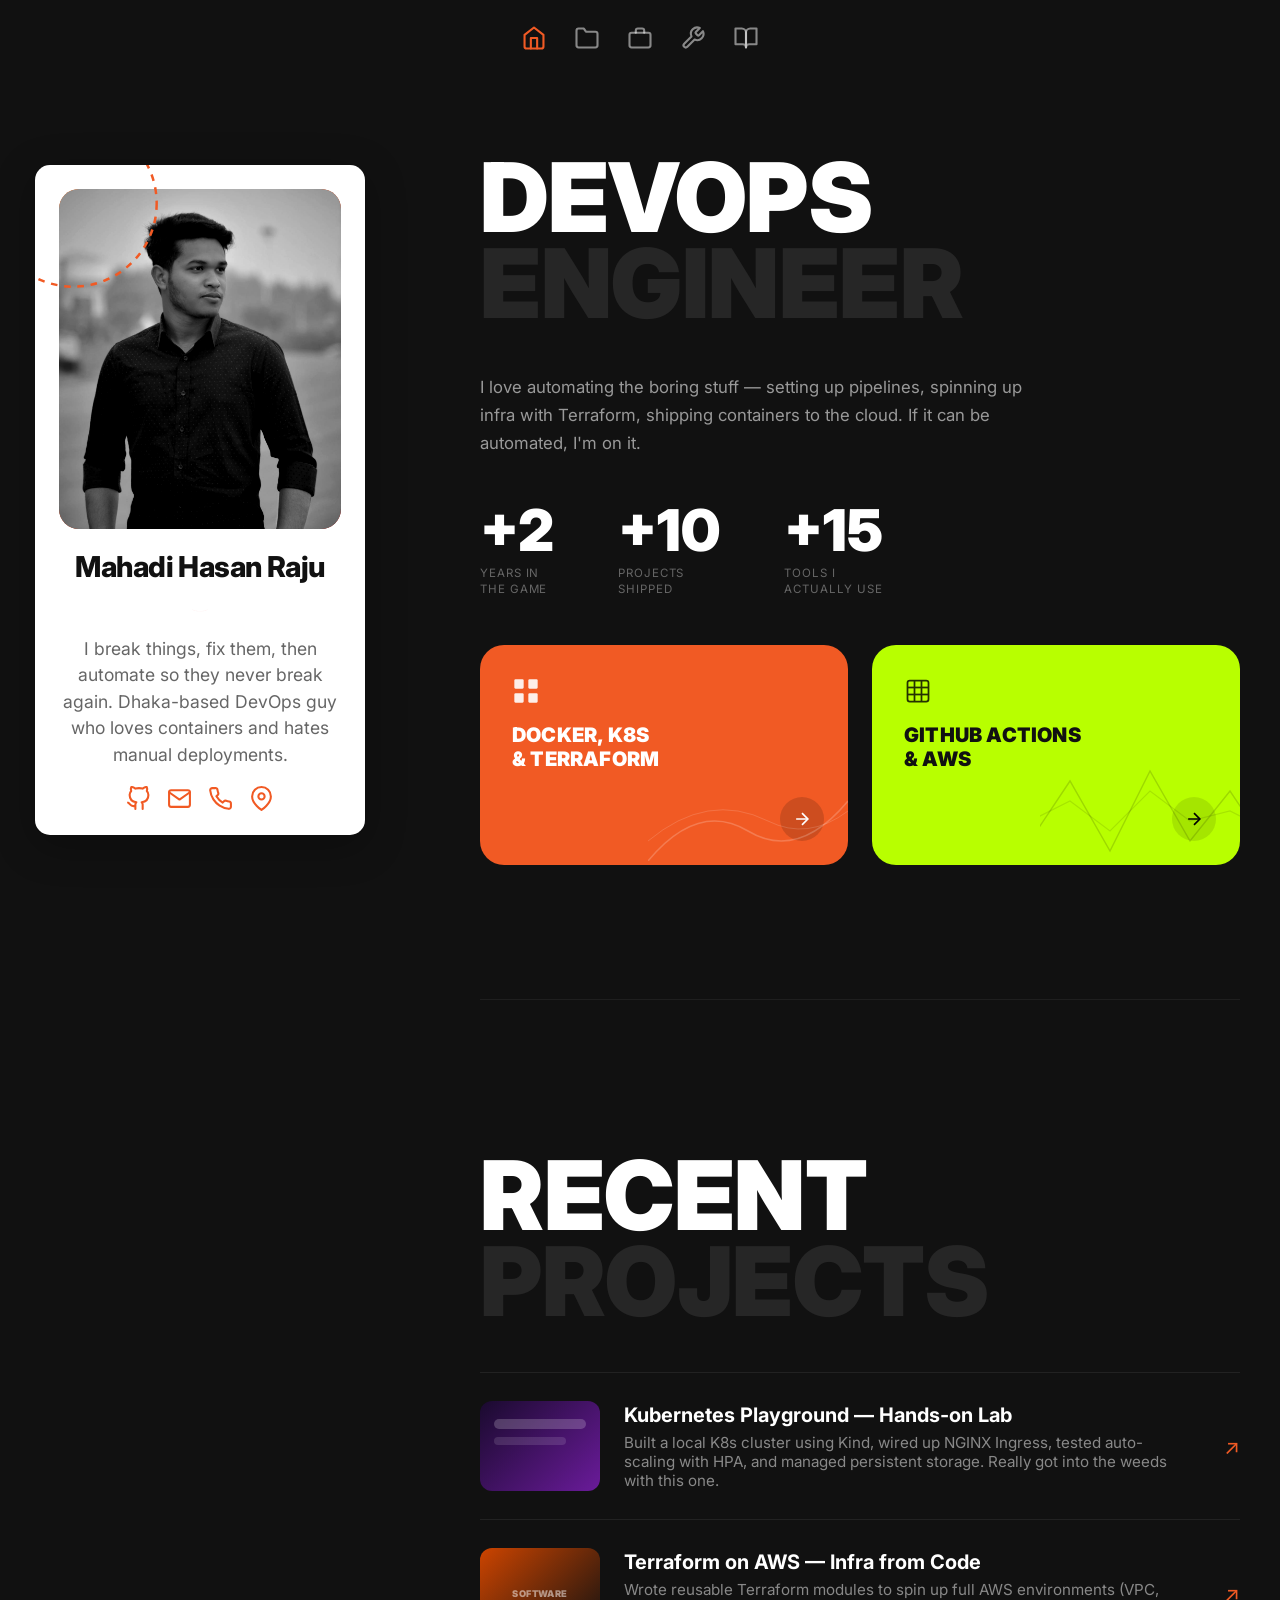
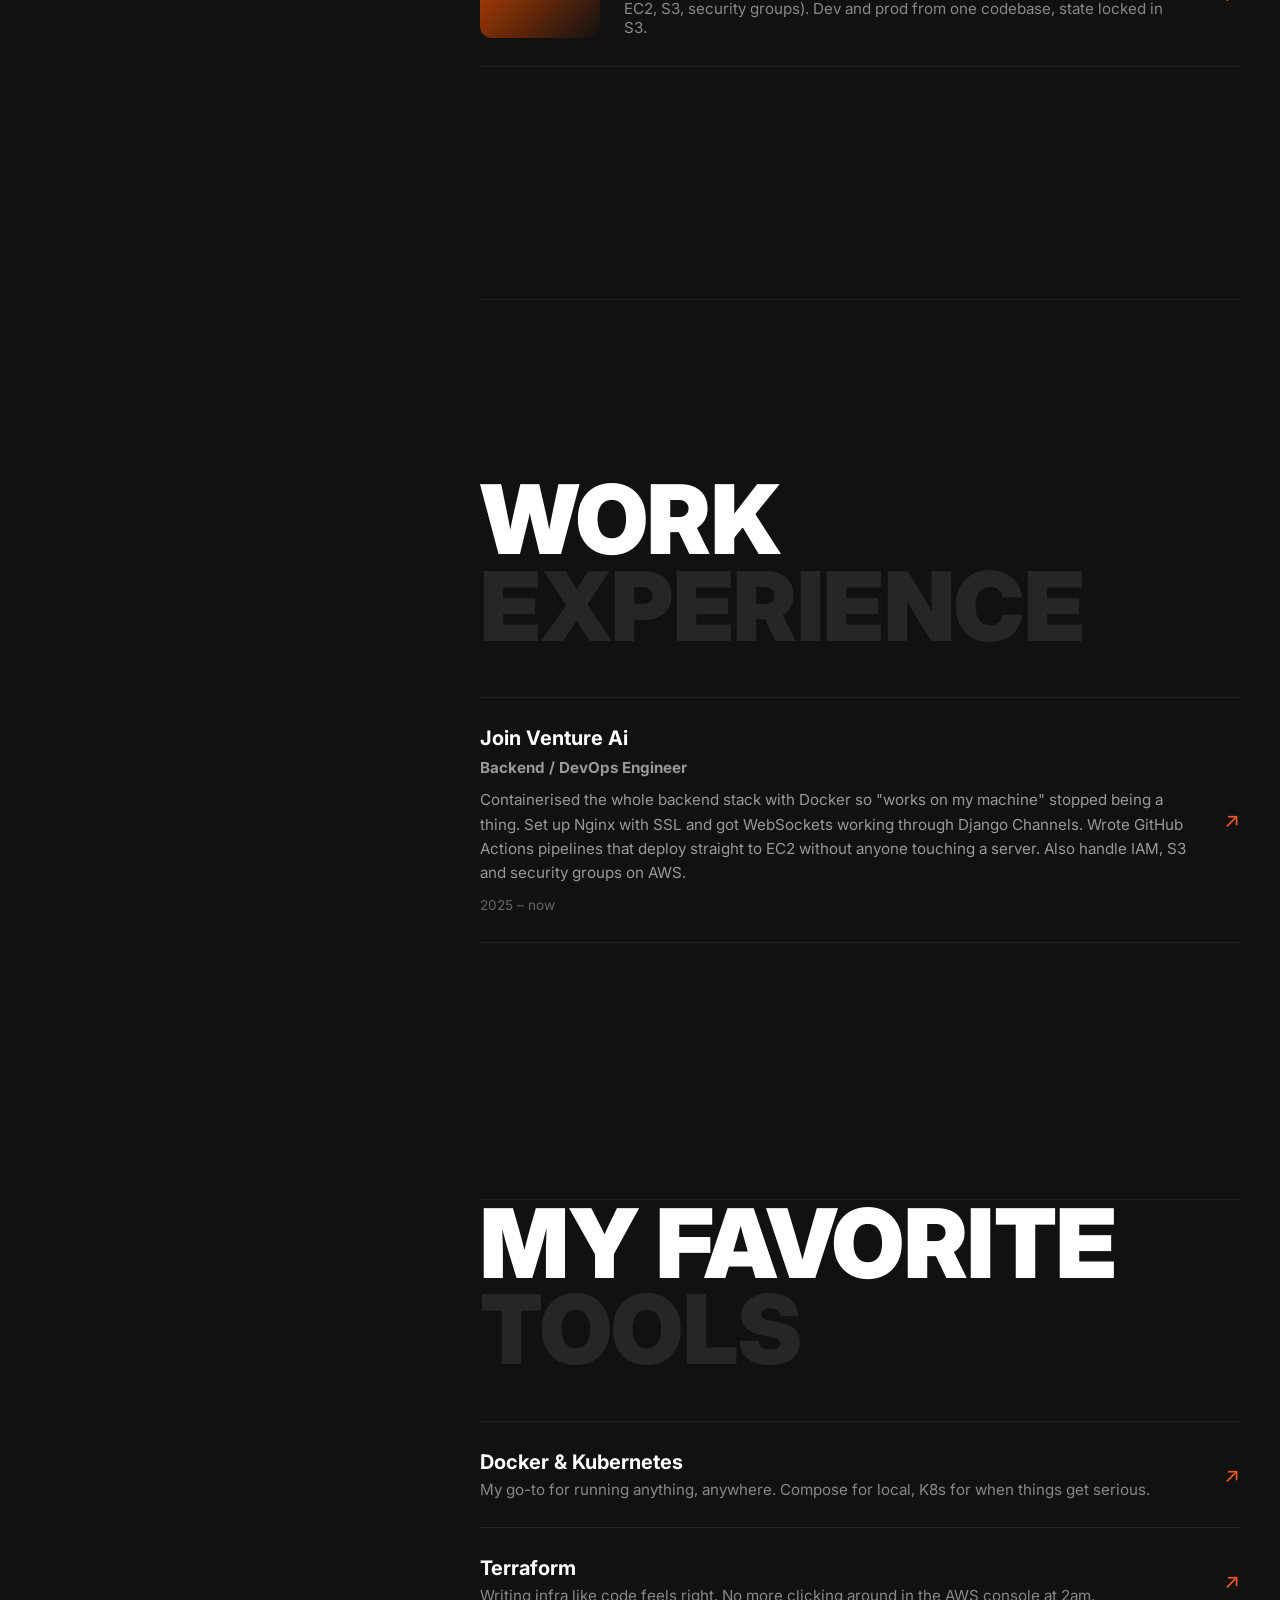
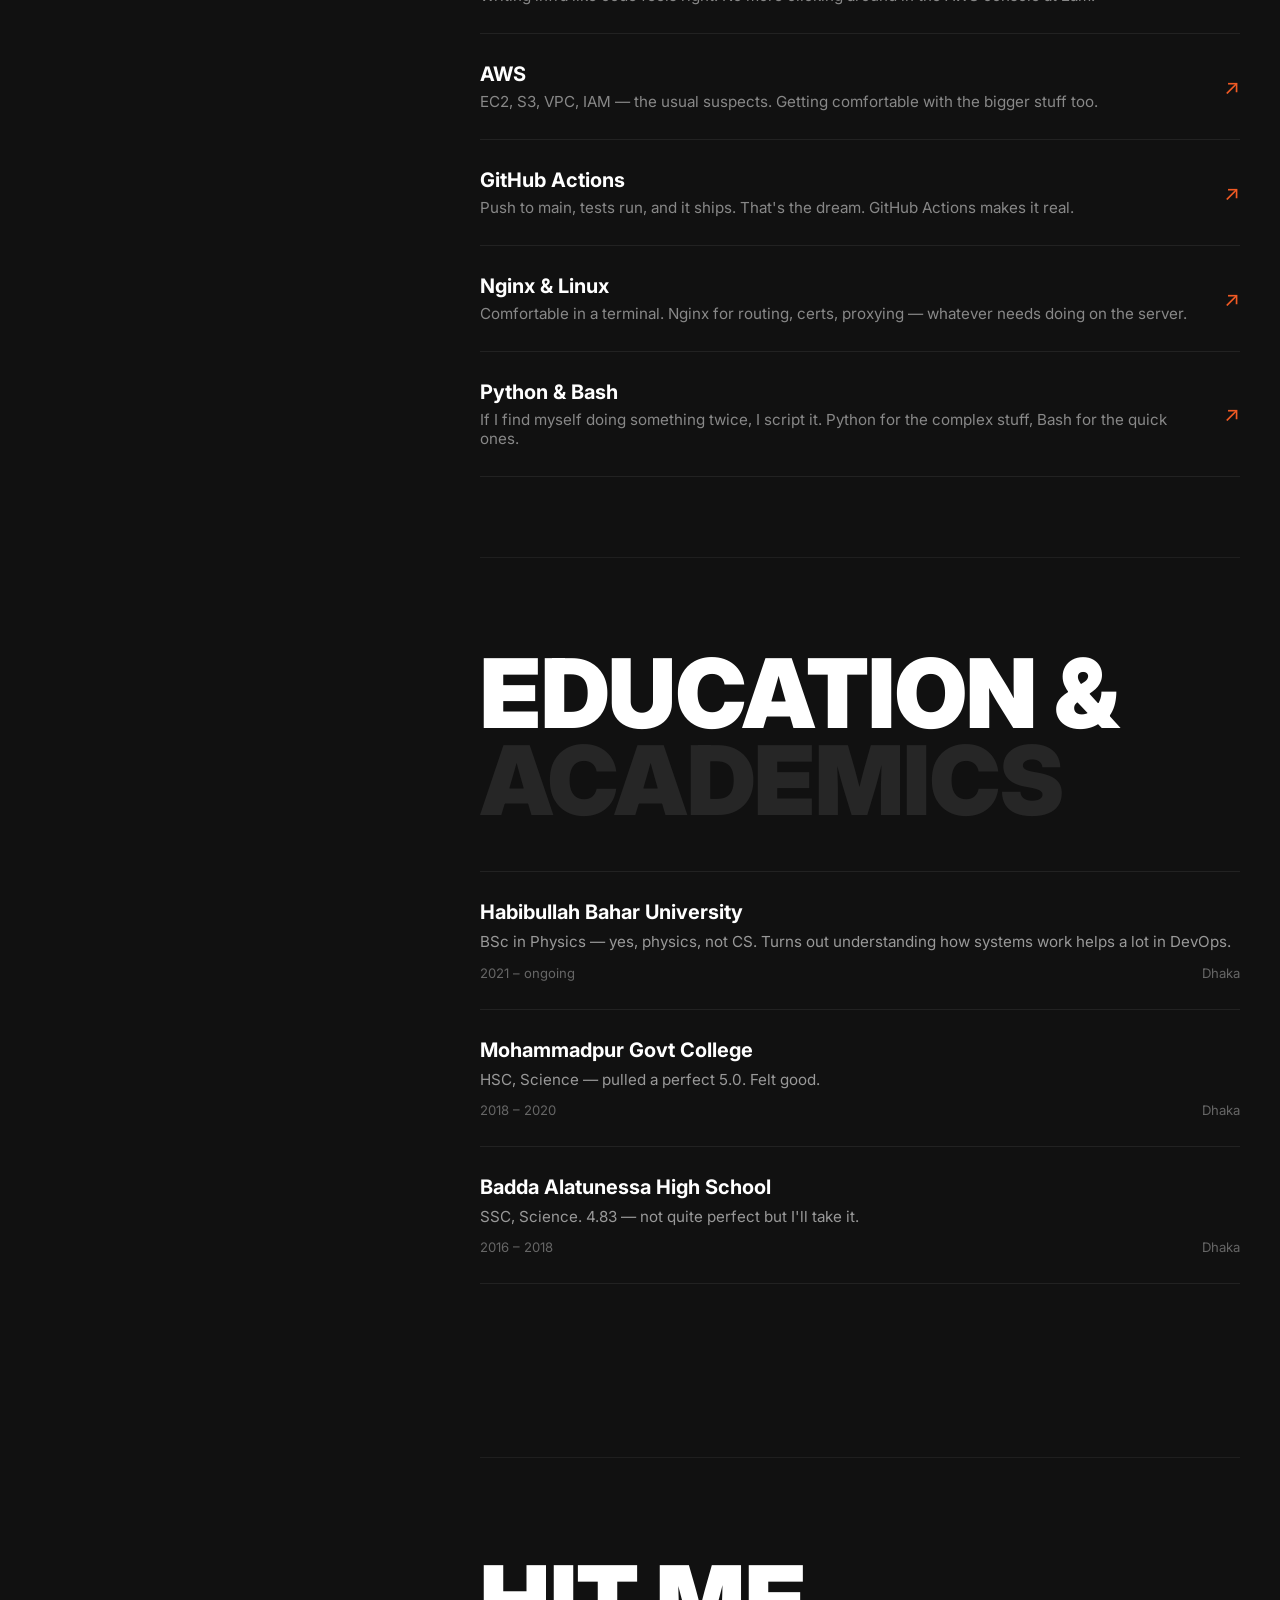
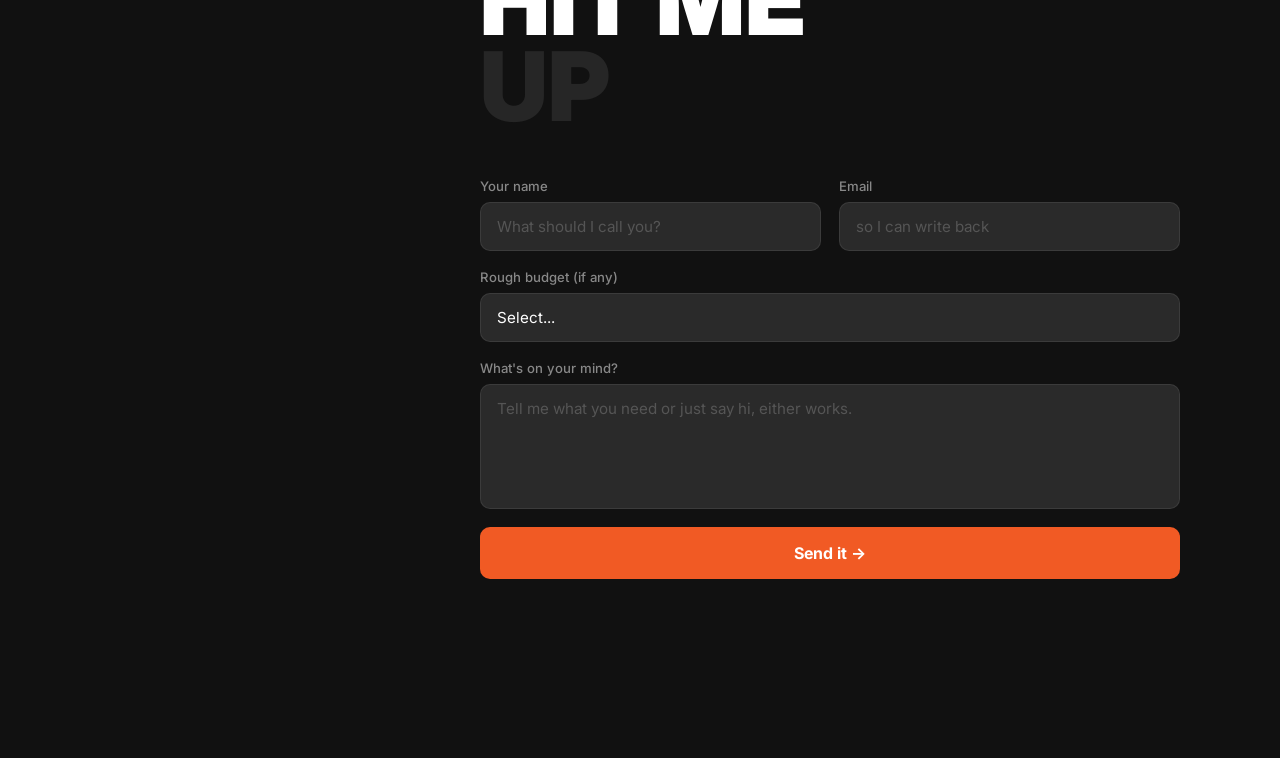
<file: site1/index.html>
<!DOCTYPE html>
<html lang="en">

<head>
  <meta charset="UTF-8" />
  <meta name="viewport" content="width=device-width,initial-scale=1.0" />
  <title>Mahadi Hasan Raju — DevOps Engineer</title>
  <meta name="description" content="Hey, I'm Raju. I build, automate and ship things — Docker, Kubernetes, Terraform, AWS. Based in Dhaka." />
  <link rel="preconnect" href="https://fonts.googleapis.com" />
  <link href="https://fonts.googleapis.com/css2?family=Inter:wght@400;500;600;700;800;900&display=swap"
    rel="stylesheet" />
  <link rel="stylesheet" href="style.css" />
</head>

<body>

  <!-- TOP ICON NAV -->
  <nav class="topnav">
    <a href="#home" title="Home">
      <svg width="18" height="18" viewBox="0 0 24 24" fill="none" stroke="currentColor" stroke-width="2"
        stroke-linecap="round" stroke-linejoin="round">
        <path d="M3 9l9-7 9 7v11a2 2 0 0 1-2 2H5a2 2 0 0 1-2-2z" />
        <polyline points="9 22 9 12 15 12 15 22" />
      </svg>
    </a>
    <a href="#projects" title="Projects">
      <svg width="18" height="18" viewBox="0 0 24 24" fill="none" stroke="currentColor" stroke-width="2"
        stroke-linecap="round" stroke-linejoin="round">
        <path d="M22 19a2 2 0 0 1-2 2H4a2 2 0 0 1-2-2V5a2 2 0 0 1 2-2h5l2 3h9a2 2 0 0 1 2 2z" />
      </svg>
    </a>
    <a href="#experience" title="Experience">
      <svg width="18" height="18" viewBox="0 0 24 24" fill="none" stroke="currentColor" stroke-width="2"
        stroke-linecap="round" stroke-linejoin="round">
        <rect x="2" y="7" width="20" height="14" rx="2" />
        <path d="M16 7V5a2 2 0 0 0-2-2h-4a2 2 0 0 0-2 2v2" />
      </svg>
    </a>
    <a href="#tools" title="Tools">
      <svg width="18" height="18" viewBox="0 0 24 24" fill="none" stroke="currentColor" stroke-width="2"
        stroke-linecap="round" stroke-linejoin="round">
        <path
          d="M14.7 6.3a1 1 0 0 0 0 1.4l1.6 1.6a1 1 0 0 0 1.4 0l3.77-3.77a6 6 0 0 1-7.94 7.94l-6.91 6.91a2.12 2.12 0 0 1-3-3l6.91-6.91a6 6 0 0 1 7.94-7.94l-3.76 3.76z" />
      </svg>
    </a>
    <a href="#education" title="Education">
      <svg width="18" height="18" viewBox="0 0 24 24" fill="none" stroke="currentColor" stroke-width="2"
        stroke-linecap="round" stroke-linejoin="round">
        <path d="M2 3h6a4 4 0 0 1 4 4v14a3 3 0 0 0-3-3H2z" />
        <path d="M22 3h-6a4 4 0 0 0-4 4v14a3 3 0 0 1 3-3h7z" />
      </svg>
    </a>
  </nav>

  <!-- TWO-COLUMN LAYOUT -->
  <div class="layout">

    <!-- LEFT: STICKY PROFILE CARD -->
    <aside class="sidebar">
      <div class="profile-card">
        <!-- Top-left dashed curve decoration -->
        <svg class="top-curve" viewBox="0 0 150 150">
          <circle cx="35" cy="35" r="50" stroke="#f15a24" stroke-dasharray="4 4" stroke-width="1.5" fill="none" />
        </svg>
        <!-- Orange photo area -->
        <div class="photo-area">
          <div class="photo-inner">
            <img src="assets/image/DSC_0135-02-01.jpg" alt="Mahadi Hasan Raju" />
          </div>
        </div>
        <!-- Profile info below photo -->
        <div class="profile-info">
          <h2 class="profile-name">Mahadi Hasan Raju</h2>
          <div class="flame-wrap">
            <svg class="flame-curve" viewBox="0 0 282 60">
              <path d="M 0,10 Q 141,70 282,10" stroke="#f15a24" stroke-dasharray="4 4" stroke-width="1.5" fill="none" />
            </svg>
            <div class="flame-icon">
              <svg viewBox="0 0 24 24" width="16" height="16" fill="white">
                <path
                  d="M12 2c0 0-5 4.5-5 9a5 5 0 0 0 10 0c0-4.5-5-9-5-9zm0 2.5c.8 1.2 3 4.2 3 6.5a3 3 0 0 1-6 0c0-2.3 2.2-5.3 3-6.5z" />
              </svg>
            </div>
          </div>
          <p class="profile-bio">I break things, fix them, then automate so they never break again. Dhaka-based DevOps guy who loves containers and hates manual deployments.</p>
          <div class="social-links">
            <a href="https://github.com/mhraju069" class="soc-icon" target="_blank" title="GitHub">
              <svg viewBox="0 0 24 24" width="18" height="18" fill="none" stroke="currentColor" stroke-width="1.5"
                stroke-linecap="round" stroke-linejoin="round">
                <path
                  d="M9 19c-5 1.5-5-2.5-7-3m14 6v-3.87a3.37 3.37 0 0 0-.94-2.61c3.14-.35 6.44-1.54 6.44-7A5.44 5.44 0 0 0 20 4.77 5.07 5.07 0 0 0 19.91 1S18.73.65 16 2.48a13.38 13.38 0 0 0-7 0C6.27.65 5.09 1 5.09 1A5.07 5.07 0 0 0 5 4.77a5.44 5.44 0 0 0-1.5 3.78c0 5.42 3.3 6.61 6.44 7A3.37 3.37 0 0 0 9 18.13V22" />
              </svg>
            </a>
            <a href="mailto:drzraju@gmail.com" class="soc-icon" title="Email">
              <svg viewBox="0 0 24 24" width="18" height="18" fill="none" stroke="currentColor" stroke-width="1.5"
                stroke-linecap="round" stroke-linejoin="round">
                <path d="M4 4h16c1.1 0 2 .9 2 2v12c0 1.1-.9 2-2 2H4c-1.1 0-2-.9-2-2V6c0-1.1.9-2 2-2z" />
                <polyline points="22,6 12,13 2,6" />
              </svg>
            </a>
            <a href="tel:+8801841122243" class="soc-icon" title="Phone">
              <svg viewBox="0 0 24 24" width="18" height="18" fill="none" stroke="currentColor" stroke-width="1.5"
                stroke-linecap="round" stroke-linejoin="round">
                <path
                  d="M22 16.92v3a2 2 0 0 1-2.18 2 19.79 19.79 0 0 1-8.63-3.07 19.5 19.5 0 0 1-6-6 19.79 19.79 0 0 1-3.07-8.67A2 2 0 0 1 4.11 2h3a2 2 0 0 1 2 1.72 12.84 12.84 0 0 0 .7 2.81 2 2 0 0 1-.45 2.11L8.09 9.91a16 16 0 0 0 6 6l1.27-1.27a2 2 0 0 1 2.11-.45 12.84 12.84 0 0 0 2.81.7A2 2 0 0 1 22 16.92z" />
              </svg>
            </a>
            <a href="https://www.google.com/maps/place/Badda,+Dhaka" class="soc-icon" target="_blank" title="Location">
              <svg viewBox="0 0 24 24" width="18" height="18" fill="none" stroke="currentColor" stroke-width="1.5"
                stroke-linecap="round" stroke-linejoin="round">
                <path d="M21 10c0 7-9 13-9 13s-9-6-9-13a9 9 0 0 1 18 0z" />
                <circle cx="12" cy="10" r="3" />
              </svg>
            </a>
          </div>
        </div>
      </div>
    </aside>

    <!-- RIGHT: SCROLLING CONTENT -->
    <main class="content">

      <!-- HERO -->
      <section id="home" class="sec hero-sec">
        <div class="big-title">
          <span class="t-white">DEVOPS</span>
          <span class="t-ghost">ENGINEER</span>
        </div>
        <p class="hero-desc">I love automating the boring stuff — setting up pipelines, spinning up infra with Terraform, shipping containers to the cloud. If it can be automated, I'm on it.</p>
        <div class="stats-row">
          <div class="stat">
            <span class="stat-n">+2</span>
            <span class="stat-l">YEARS IN<br>THE GAME</span>
          </div>
          <div class="stat">
            <span class="stat-n">+10</span>
            <span class="stat-l">PROJECTS<br>SHIPPED</span>
          </div>
          <div class="stat">
            <span class="stat-n">+15</span>
            <span class="stat-l">TOOLS I<br>ACTUALLY USE</span>
          </div>
        </div>
        <div class="skill-cards">
          <div class="skill-card orange-card">
            <div class="sc-top">
              <svg width="28" height="28" viewBox="0 0 24 24" fill="white" opacity="0.9">
                <rect x="2" y="2" width="8" height="8" rx="1" />
                <rect x="14" y="2" width="8" height="8" rx="1" />
                <rect x="2" y="14" width="8" height="8" rx="1" />
                <rect x="14" y="14" width="8" height="8" rx="1" />
              </svg>
            </div>
            <div class="sc-text">DOCKER, K8S<br>& TERRAFORM</div>
            <div class="sc-arrow">
              <svg width="20" height="20" viewBox="0 0 24 24" fill="none" stroke="white" stroke-width="2">
                <line x1="5" y1="12" x2="19" y2="12" />
                <polyline points="12 5 19 12 12 19" />
              </svg>
            </div>
            <div class="sc-deco">
              <svg viewBox="0 0 200 80" width="200" height="80" fill="none">
                <path d="M0 80 Q50 20 100 50 Q150 80 200 20" stroke="white" stroke-width="1.5" opacity="0.2" />
                <path d="M0 60 Q60 10 120 40 Q160 60 200 30" stroke="white" stroke-width="1" opacity="0.15" />
              </svg>
            </div>
          </div>
          <div class="skill-card lime-card">
            <div class="sc-top">
              <svg width="28" height="28" viewBox="0 0 24 24" fill="black" opacity="0.8">
                <rect x="3" y="3" width="18" height="18" rx="2" stroke="black" stroke-width="1.5" fill="none" />
                <line x1="3" y1="9" x2="21" y2="9" stroke="black" stroke-width="1.5" />
                <line x1="3" y1="15" x2="21" y2="15" stroke="black" stroke-width="1.5" />
                <line x1="9" y1="3" x2="9" y2="21" stroke="black" stroke-width="1.5" />
                <line x1="15" y1="3" x2="15" y2="21" stroke="black" stroke-width="1.5" />
              </svg>
            </div>
            <div class="sc-text lime-text">GITHUB ACTIONS<br>& AWS</div>
            <div class="sc-arrow lime-arrow">
              <svg width="20" height="20" viewBox="0 0 24 24" fill="none" stroke="black" stroke-width="2">
                <line x1="5" y1="12" x2="19" y2="12" />
                <polyline points="12 5 19 12 12 19" />
              </svg>
            </div>
            <div class="sc-deco">
              <svg viewBox="0 0 200 100" width="200" height="100" fill="none">
                <path d="M-10 80 L30 20 L70 90 L110 10 L150 80 L190 30 L230 90" stroke="black" stroke-width="1.5"
                  opacity="0.15" />
                <path d="M-10 60 L30 40 L70 70 L110 30 L150 60 L190 50 L230 70" stroke="black" stroke-width="1.2"
                  opacity="0.1" />
              </svg>
            </div>
          </div>
        </div>
      </section>

      <!-- PROJECTS -->
      <section id="projects" class="sec">
        <div class="big-title">
          <span class="t-white">RECENT</span>
          <span class="t-ghost">PROJECTS</span>
        </div>
        <div class="list">
          <a href="https://github.com/mhraju069" target="_blank" class="list-item">
            <div class="li-thumb thumb-1">
              <div class="thumb-mockup tm1"></div>
            </div>
            <div class="li-body">
              <h3>Kubernetes Playground — Hands-on Lab</h3>
              <p>Built a local K8s cluster using Kind, wired up NGINX Ingress, tested auto-scaling with HPA, and managed persistent storage. Really got into the weeds with this one.</p>
            </div>
            <span class="li-arrow">↗</span>
          </a>
          <a href="https://github.com/mhraju069" target="_blank" class="list-item">
            <div class="li-thumb thumb-3">
              <div class="thumb-mockup tm3"></div>
            </div>
            <div class="li-body">
              <h3>Terraform on AWS — Infra from Code</h3>
              <p>Wrote reusable Terraform modules to spin up full AWS environments (VPC, EC2, S3, security groups). Dev and prod from one codebase, state locked in S3.</p>
            </div>
            <span class="li-arrow">↗</span>
          </a>
        </div>
      </section>

      <!-- EXPERIENCE -->
      <section id="experience" class="sec">
        <div class="big-title">
          <span class="t-white">WORK</span>
          <span class="t-ghost">EXPERIENCE</span>
        </div>
        <div class="list">
          <a href="https://github.com/mhraju069" target="_blank" class="list-item exp-item">
            <div class="li-body">
              <h3>Join Venture Ai</h3>
              <p><strong>Backend / DevOps Engineer</strong></p>
              <p>Containerised the whole backend stack with Docker so "works on my machine" stopped being a thing. Set up Nginx with SSL and got WebSockets working through Django Channels. Wrote GitHub Actions pipelines that deploy straight to EC2 without anyone touching a server. Also handle IAM, S3 and security groups on AWS.</p>
              <span class="exp-date">2025 – now</span>
            </div>
            <span class="li-arrow">↗</span>
          </a>
        </div>
      </section>

      <!-- TOOLS -->
      <section id="tools" class="sec">
        <div class="big-title">
          <span class="t-white">MY FAVORITE</span>
          <span class="t-ghost">TOOLS</span>
        </div>
        <div class="list">
          <a href="https://github.com/mhraju069" target="_blank" class="list-item">
            <div class="li-body">
              <h3>Docker & Kubernetes</h3>
              <p>My go-to for running anything, anywhere. Compose for local, K8s for when things get serious.</p>
            </div>
            <span class="li-arrow">↗</span>
          </a>
          <a href="https://github.com/mhraju069" target="_blank" class="list-item">
            <div class="li-body">
              <h3>Terraform</h3>
              <p>Writing infra like code feels right. No more clicking around in the AWS console at 2am.</p>
            </div>
            <span class="li-arrow">↗</span>
          </a>
          <a href="https://github.com/mhraju069" target="_blank" class="list-item">
            <div class="li-body">
              <h3>AWS</h3>
              <p>EC2, S3, VPC, IAM — the usual suspects. Getting comfortable with the bigger stuff too.</p>
            </div>
            <span class="li-arrow">↗</span>
          </a>
          <a href="https://github.com/mhraju069" target="_blank" class="list-item">
            <div class="li-body">
              <h3>GitHub Actions</h3>
              <p>Push to main, tests run, and it ships. That's the dream. GitHub Actions makes it real.</p>
            </div>
            <span class="li-arrow">↗</span>
          </a>
          <a href="https://github.com/mhraju069" target="_blank" class="list-item">
            <div class="li-body">
              <h3>Nginx & Linux</h3>
              <p>Comfortable in a terminal. Nginx for routing, certs, proxying — whatever needs doing on the server.</p>
            </div>
            <span class="li-arrow">↗</span>
          </a>
          <a href="https://github.com/mhraju069" target="_blank" class="list-item">
            <div class="li-body">
              <h3>Python & Bash</h3>
              <p>If I find myself doing something twice, I script it. Python for the complex stuff, Bash for the quick ones.</p>
            </div>
            <span class="li-arrow">↗</span>
          </a>
        </div>
      </section>

      <!-- EDUCATION -->
      <section id="education" class="sec">
        <div class="big-title">
          <span class="t-white">EDUCATION &</span>
          <span class="t-ghost">ACADEMICS</span>
        </div>
        <div class="list">
          <div class="list-item blog-item" style="cursor: default;">
            <div class="li-body">
              <h3>Habibullah Bahar University</h3>
              <p>BSc in Physics — yes, physics, not CS. Turns out understanding how systems work helps a lot in DevOps.</p>
              <div class="blog-meta"><span>2021 – ongoing</span><span>Dhaka</span></div>
            </div>
          </div>
          <div class="list-item blog-item" style="cursor: default;">
            <div class="li-body">
              <h3>Mohammadpur Govt College</h3>
              <p>HSC, Science — pulled a perfect 5.0. Felt good.</p>
              <div class="blog-meta"><span>2018 – 2020</span><span>Dhaka</span></div>
            </div>
          </div>
          <div class="list-item blog-item" style="cursor: default;">
            <div class="li-body">
              <h3>Badda Alatunessa High School</h3>
              <p>SSC, Science. 4.83 — not quite perfect but I'll take it.</p>
              <div class="blog-meta"><span>2016 – 2018</span><span>Dhaka</span></div>
            </div>
          </div>
        </div>
      </section>

      <!-- CONTACT -->
      <section id="contact" class="sec">
        <div class="big-title">
          <span class="t-white">HIT ME</span>
          <span class="t-ghost">UP</span>
        </div>
        <form class="contact-form" id="cForm">
          <div class="form-row">
            <div class="fg"><label>Your name</label><input type="text" placeholder="What should I call you?" required /></div>
            <div class="fg"><label>Email</label><input type="email" placeholder="so I can write back" required /></div>
          </div>
          <div class="fg">
            <label>Rough budget (if any)</label>
            <select>
              <option value="">Select...</option>
              <option>$1,000 – $5,000</option>
              <option>$5,000 – $15,000</option>
              <option>$15,000 – $50,000</option>
              <option>$50,000+</option>
            </select>
          </div>
          <div class="fg"><label>What's on your mind?</label><textarea rows="5" placeholder="Tell me what you need or just say hi, either works."></textarea></div>
          <button type="submit" class="submit-btn">Send it →</button>
          <div class="success-msg" id="successMsg">Got it! I'll get back to you soon 👋</div>
        </form>
      </section>

    </main>
  </div>

  <script src="script.js"></script>
</body>

</html>
</file>
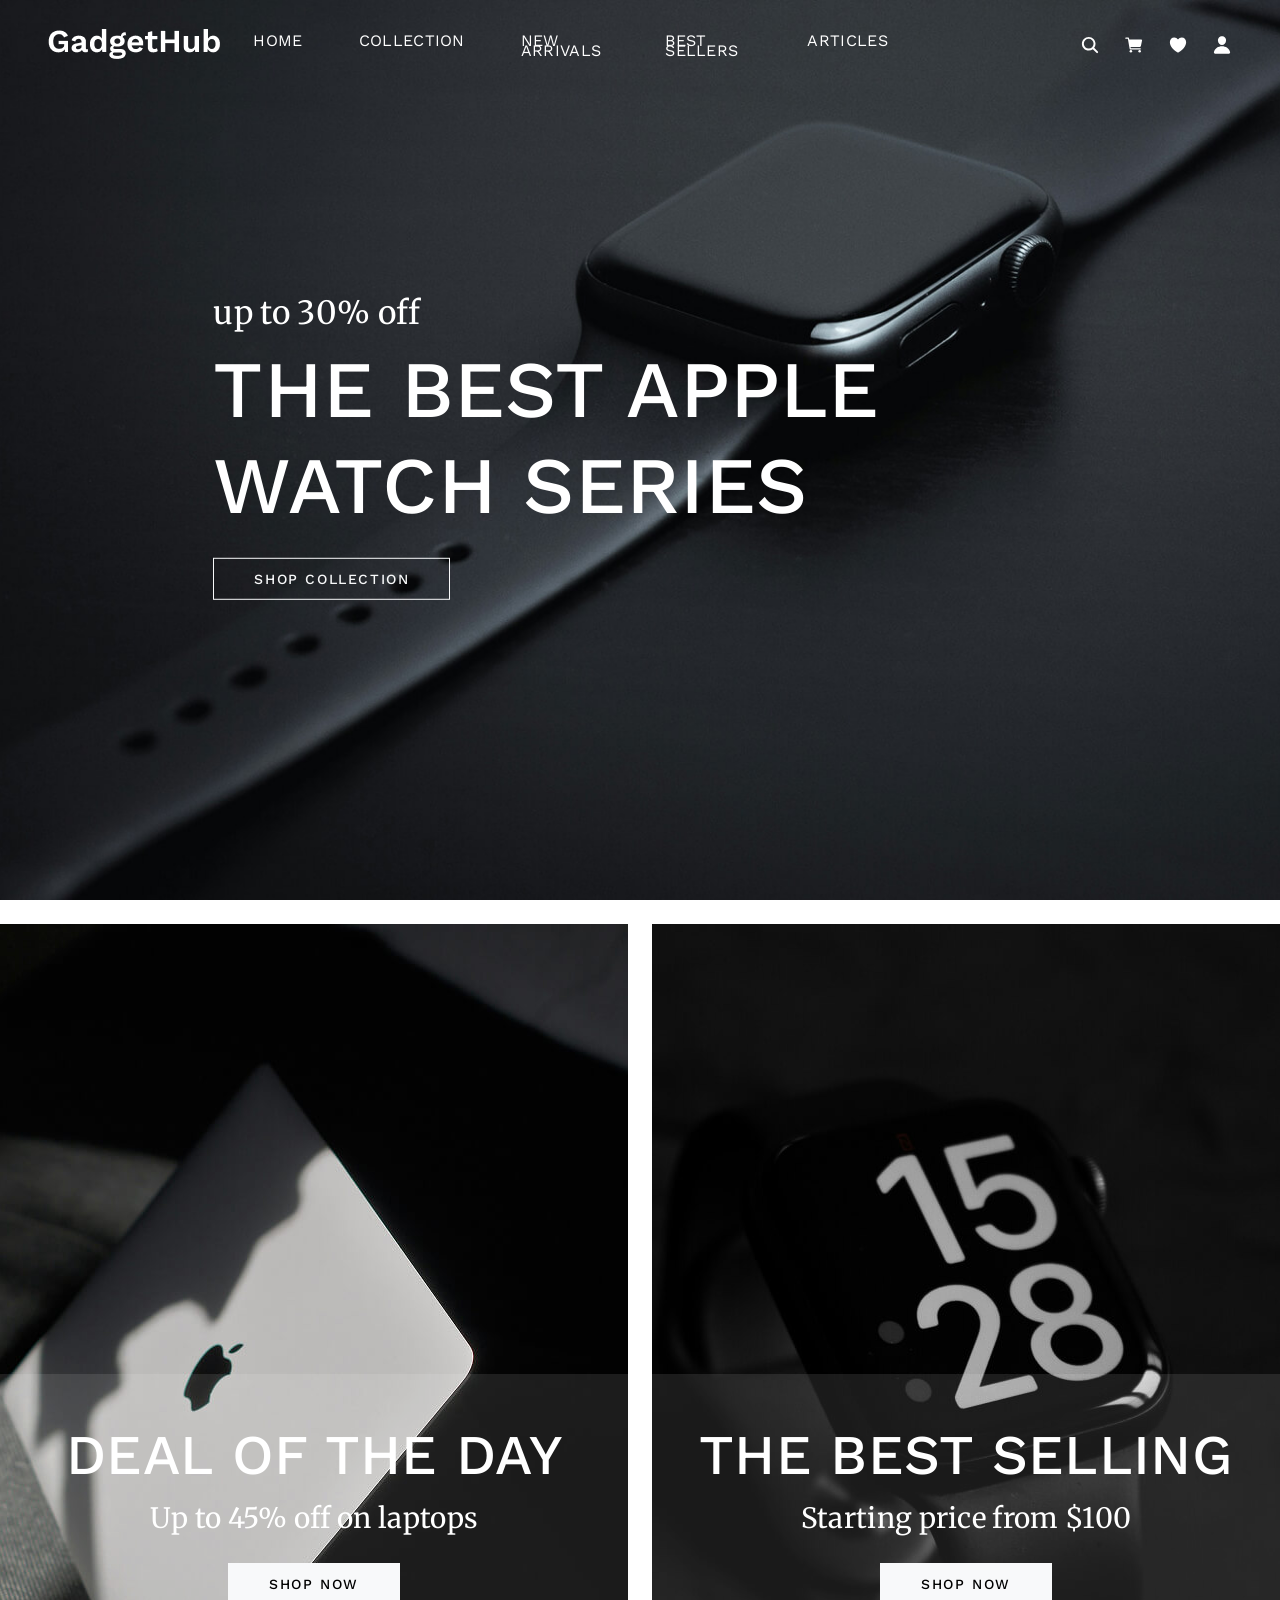
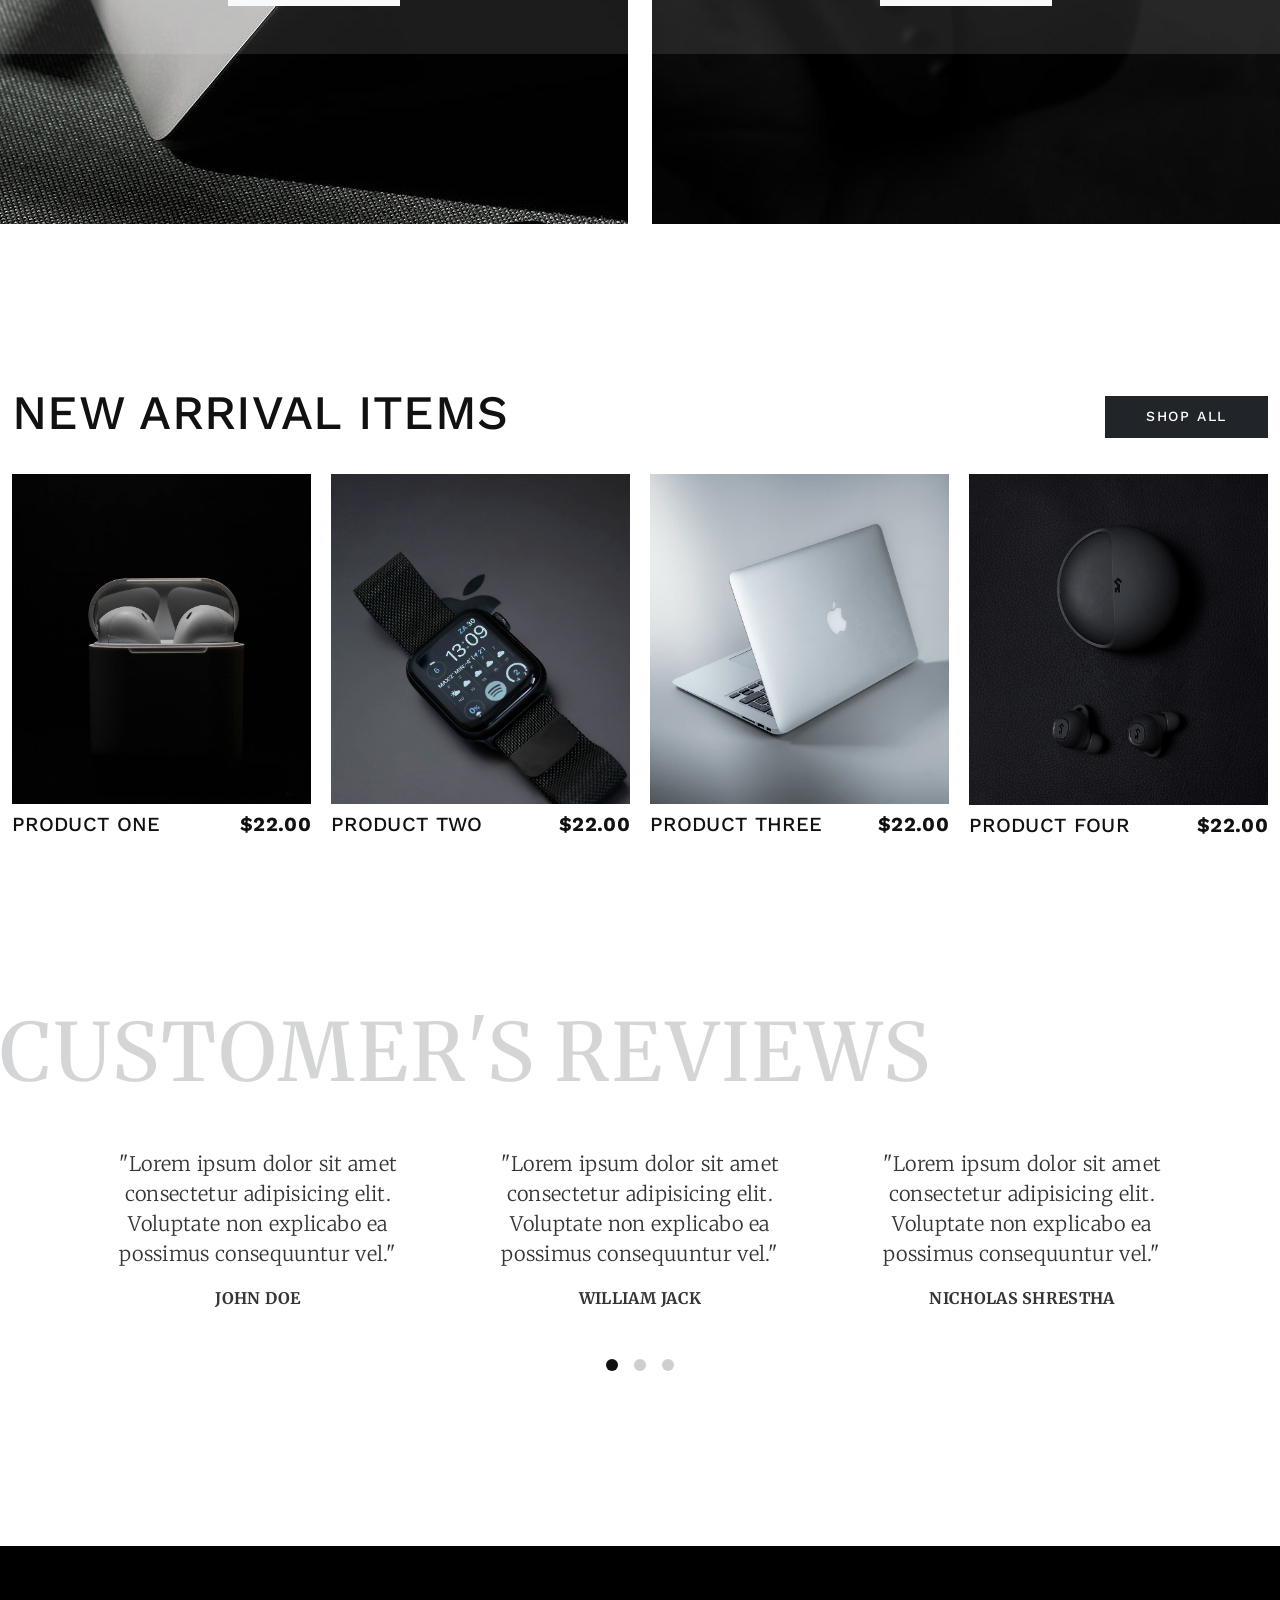
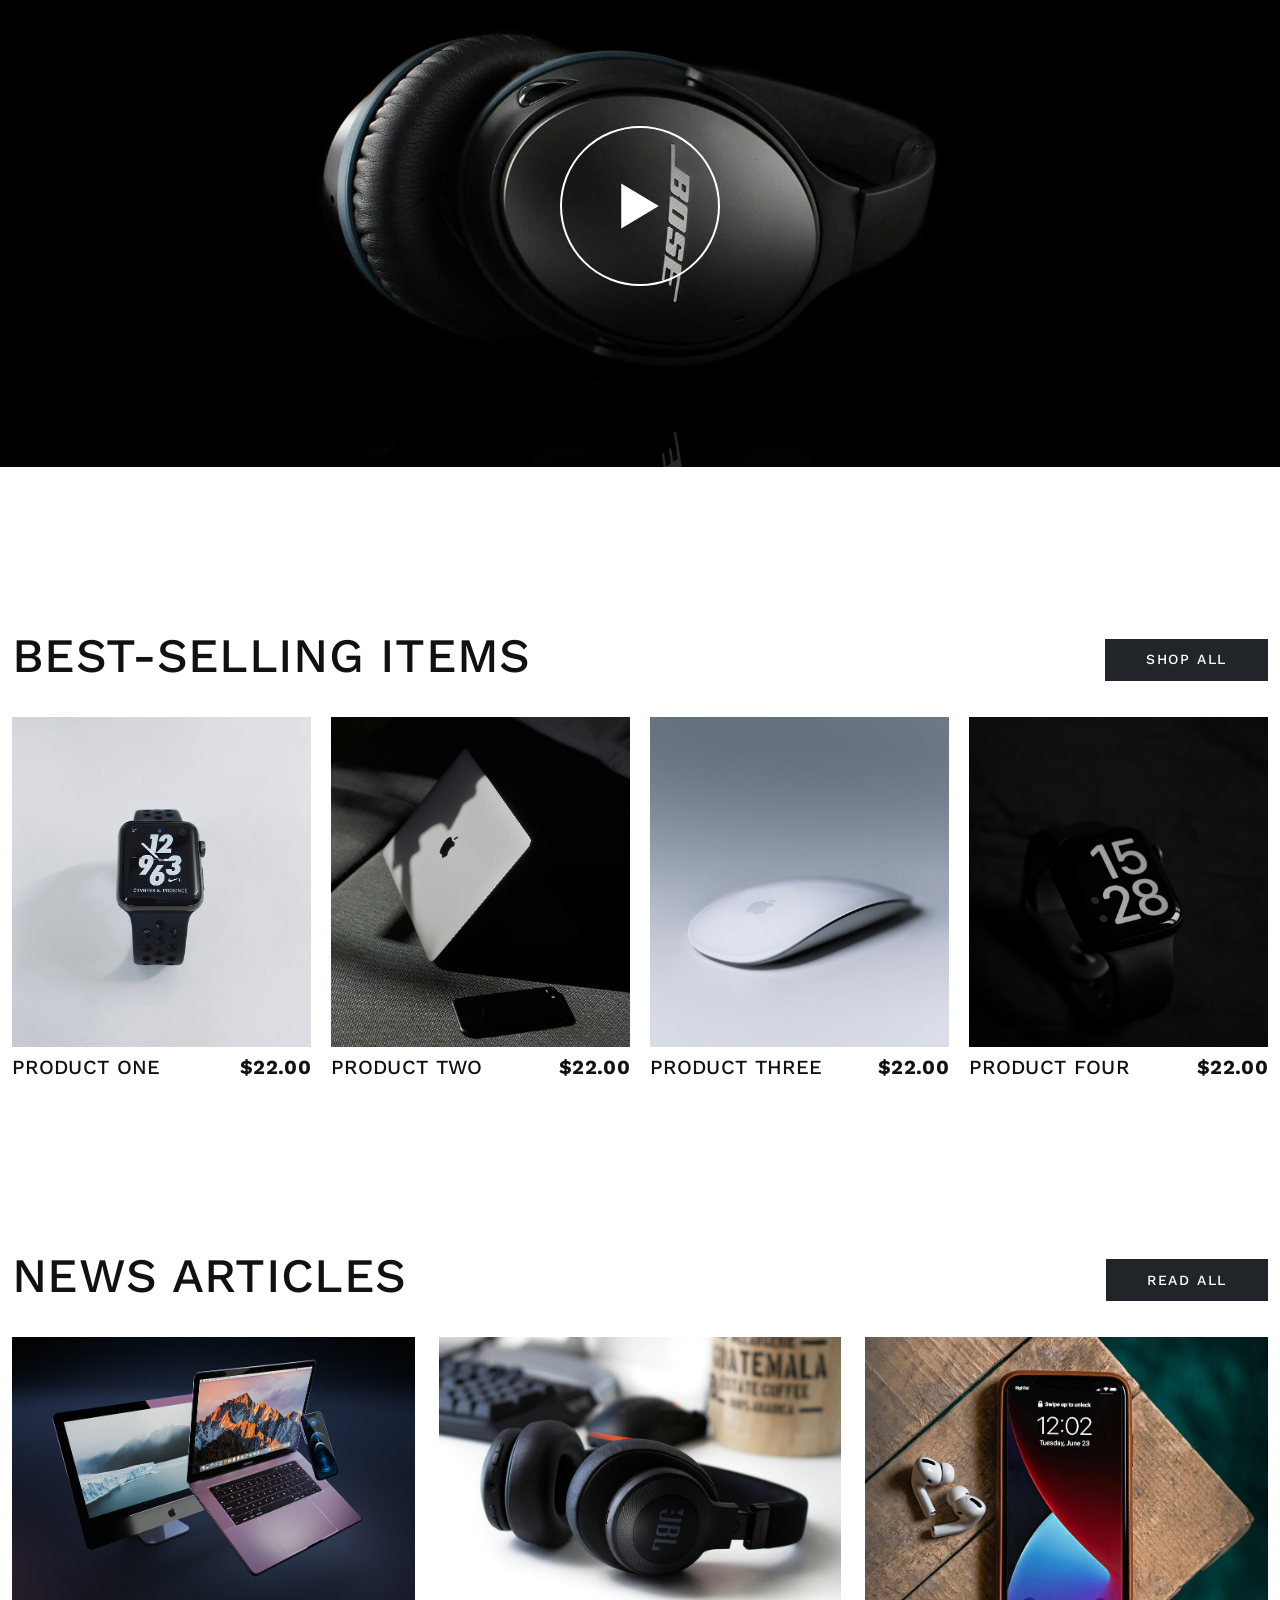
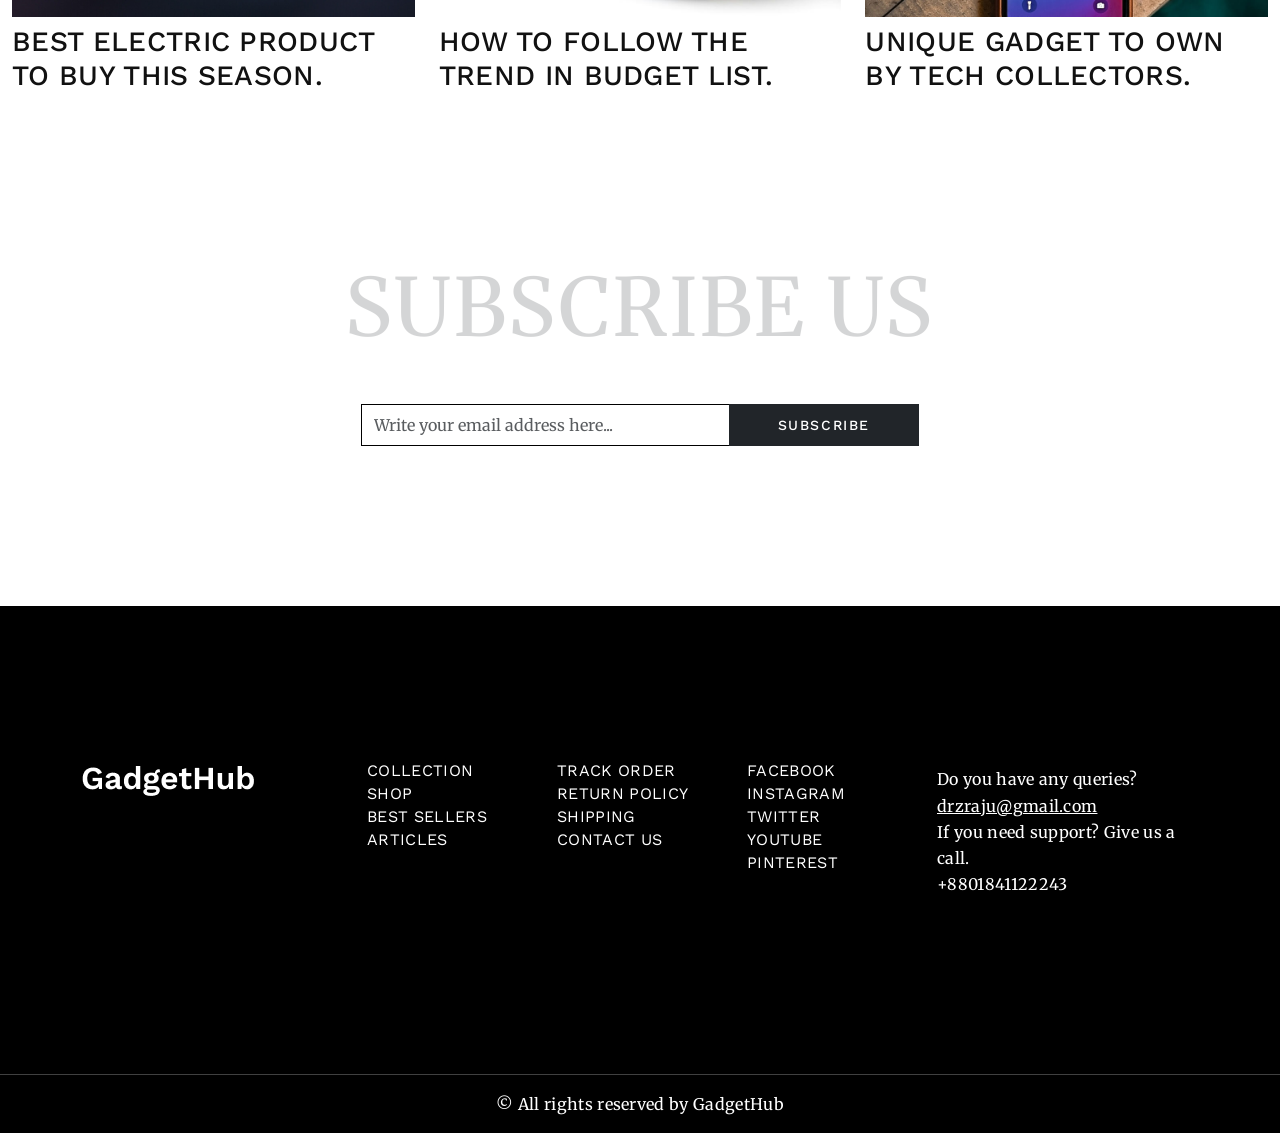
<file: site2/index.html>
<!DOCTYPE html>
<html lang="en">

<head>
    <title>GadgetHub - Electronics eCommerce Free Bootstrap 5 HTML CSS Website Template</title>
    <meta charset="utf-8">
    <meta http-equiv="X-UA-Compatible" content="IE=edge">
    <meta name="viewport" content="width=device-width, initial-scale=1.0">
    <meta name="format-detection" content="telephone=no">
    <meta name="apple-mobile-web-app-capable" content="yes">
    <meta name="author" content="GadgetHub">
    <meta name="keywords" content="electronics gadget">
    <meta name="description" content="electronics gadget website template">

    <!--Bootstrap ================================================== -->
    <link href="https://cdn.jsdelivr.net/npm/bootstrap@5.3.3/dist/css/bootstrap.min.css" rel="stylesheet"
        integrity="sha384-QWTKZyjpPEjISv5WaRU9OFeRpok6YctnYmDr5pNlyT2bRjXh0JMhjY6hW+ALEwIH" crossorigin="anonymous">

    <!--Link Swiper's CSS ================================================== -->
    <link rel="stylesheet" href="https://cdn.jsdelivr.net/npm/swiper@9/swiper-bundle.min.css" />

    <!-- Style Sheet ================================================== -->
    <link rel="stylesheet" href="styles.css">

    <!-- Google Fonts ================================================== -->
    <link rel="preconnect" href="https://fonts.googleapis.com">
    <link rel="preconnect" href="https://fonts.gstatic.com" crossorigin>
    <link
        href="https://fonts.googleapis.com/css2?family=Merriweather:ital,wght@0,300;0,400;0,700;0,900;1,300;1,400;1,700;1,900&family=Work+Sans:ital,wght@0,100..900;1,100..900&display=swap"
        rel="stylesheet">
</head>

<body>
    <!-- svg icon -->
    <svg xmlns="http://www.w3.org/2000/svg" style="display: none;">
        <symbol id="arrow-left" viewBox="0 0 256 256">
            <path fill="currentColor"
                d="M220 128a4 4 0 0 1-4 4H49.66l65.17 65.17a4 4 0 0 1-5.66 5.66l-72-72a4 4 0 0 1 0-5.66l72-72a4 4 0 0 1 5.66 5.66L49.66 124H216a4 4 0 0 1 4 4" />
        </symbol>
        <symbol id="arrow-right" viewBox="0 0 256 256">
            <path fill="currentColor"
                d="m218.83 130.83l-72 72a4 4 0 0 1-5.66-5.66L206.34 132H40a4 4 0 0 1 0-8h166.34l-65.17-65.17a4 4 0 0 1 5.66-5.66l72 72a4 4 0 0 1 0 5.66" />
        </symbol>
        <symbol id="man" viewBox="0 0 512 512">
            <path fill="currentColor"
                d="M332.64 64.58C313.18 43.57 286 32 256 32c-30.16 0-57.43 11.5-76.8 32.38c-19.58 21.11-29.12 49.8-26.88 80.78C156.76 206.28 203.27 256 256 256s99.16-49.71 103.67-110.82c2.27-30.7-7.33-59.33-27.03-80.6M432 480H80a31 31 0 0 1-24.2-11.13c-6.5-7.77-9.12-18.38-7.18-29.11C57.06 392.94 83.4 353.61 124.8 326c36.78-24.51 83.37-38 131.2-38s94.42 13.5 131.2 38c41.4 27.6 67.74 66.93 76.18 113.75c1.94 10.73-.68 21.34-7.18 29.11A31 31 0 0 1 432 480" />
        </symbol>
        <symbol id="search" viewBox="0 0 512 512">
            <path fill="currentColor"
                d="M456.69 421.39L362.6 327.3a173.8 173.8 0 0 0 34.84-104.58C397.44 126.38 319.06 48 222.72 48S48 126.38 48 222.72s78.38 174.72 174.72 174.72A173.8 173.8 0 0 0 327.3 362.6l94.09 94.09a25 25 0 0 0 35.3-35.3M97.92 222.72a124.8 124.8 0 1 1 124.8 124.8a124.95 124.95 0 0 1-124.8-124.8" />
        </symbol>
        <symbol id="expand" viewBox="0 0 32 32">
            <path fill="currentColor"
                d="m25.545 23.328l-7.627-7.705l7.616-7.616l1.857 1.857l2.26-8.428l-8.428 2.258l1.836 1.836l-7.603 7.604l-7.513-7.59L9.81 3.695L1.392 1.394l2.215 8.44l1.848-1.83l7.524 7.604l-7.515 7.515l-1.856-1.855l-2.26 8.427l8.43-2.257L7.94 25.6l7.503-7.502l7.614 7.693l-1.867 1.848l8.416 2.3l-2.213-8.438z" />
        </symbol>
        <symbol id="wishlist" viewBox="0 0 512 512">
            <path fill="currentColor"
                d="M256 448a32 32 0 0 1-18-5.57c-78.59-53.35-112.62-89.93-131.39-112.8c-40-48.75-59.15-98.8-58.61-153C48.63 114.52 98.46 64 159.08 64c44.08 0 74.61 24.83 92.39 45.51a6 6 0 0 0 9.06 0C278.31 88.81 308.84 64 352.92 64c60.62 0 110.45 50.52 111.08 112.64c.54 54.21-18.63 104.26-58.61 153c-18.77 22.87-52.8 59.45-131.39 112.8a32 32 0 0 1-18 5.56" />
        </symbol>
        <symbol id="cart" viewBox="0 0 512 512">
            <circle cx="176" cy="416" r="32" fill="currentColor" />
            <circle cx="400" cy="416" r="32" fill="currentColor" />
            <path fill="currentColor"
                d="M456.8 120.78a23.92 23.92 0 0 0-18.56-8.78H133.89l-6.13-34.78A16 16 0 0 0 112 64H48a16 16 0 0 0 0 32h50.58l45.66 258.78A16 16 0 0 0 160 368h256a16 16 0 0 0 0-32H173.42l-5.64-32h241.66A24.07 24.07 0 0 0 433 284.71l28.8-144a24 24 0 0 0-5-19.93" />
        </symbol>
        <symbol id="play" viewBox="0 0 512 512">
            <path fill="currentColor" d="m96 448l320-192L96 64z" />
        </symbol>
        <symbol id="down" viewBox="0 0 24 24">
            <g fill="none" fill-rule="evenodd">
                <path
                    d="M24 0v24H0V0zM12.593 23.258l-.011.002l-.071.035l-.02.004l-.014-.004l-.071-.035q-.016-.005-.024.005l-.004.01l-.017.428l.005.02l.01.013l.104.074l.015.004l.012-.004l.104-.074l.012-.016l.004-.017l-.017-.427q-.004-.016-.017-.018m.265-.113l-.013.002l-.185.093l-.01.01l-.003.011l.018.43l.005.012l.008.007l.201.093q.019.005.029-.008l.004-.014l-.034-.614q-.005-.019-.02-.022m-.715.002a.02.02 0 0 0-.027.006l-.006.014l-.034.614q.001.018.017.024l.015-.002l.201-.093l.01-.008l.004-.011l.017-.43l-.003-.012l-.01-.01z" />
                <path fill="currentColor"
                    d="M13.06 16.06a1.5 1.5 0 0 1-2.12 0l-5.658-5.656a1.5 1.5 0 1 1 2.122-2.121L12 12.879l4.596-4.596a1.5 1.5 0 0 1 2.122 2.12l-5.657 5.658Z" />
            </g>
        </symbol>
        <symbol id="navbar-icon" viewBox="0 0 24 24">
            <path fill="none" stroke="currentColor" stroke-linecap="round" stroke-linejoin="round" stroke-width="2"
                d="M3 17h18M3 12h18M3 7h18" />
        </symbol>
    </svg>

    <div class="search-popup">
        <div class="search-popup-container">

            <form role="search" method="get" class="form-group" action="">
                <input type="search" id="search-form" class="form-control border-0 border-bottom"
                    placeholder="Type and press enter" value="" name="s" />
                <button type="submit" class="search-submit border-0 position-absolute bg-white"
                    style="top: 15px;right: 15px;"><svg class="search" width="24" height="24">
                        <use xlink:href="#search"></use>
                    </svg></button>
            </form>

            <h5 class="cat-list-title">Browse Categories</h5>

            <ul class="cat-list">
                <li class="cat-list-item mb-3">
                    <a href="#" title="Product-1">Product-1</a>
                </li>
                <li class="cat-list-item mb-3">
                    <a href="#" title="Product-2">Product-2</a>
                </li>
                <li class="cat-list-item mb-3">
                    <a href="#" title="Product-3">Product-3</a>
                </li>
                <li class="cat-list-item mb-3">
                    <a href="#" title="Product-4">Product-4</a>
                </li>
                <li class="cat-list-item mb-3">
                    <a href="#" title="Product-5">Product-5</a>
                </li>
                <li class="cat-list-item mb-3">
                    <a href="#" title="Product-6">Product-6</a>
                </li>
                <li class="cat-list-item mb-3">
                    <a href="#" title="Product-7">Product-7</a>
                </li>
            </ul>

        </div>
    </div>

    <div class="offcanvas offcanvas-end" data-bs-scroll="true" tabindex="-1" id="offcanvasCart"
        aria-labelledby="My Cart">
        <div class="offcanvas-header justify-content-center">
            <button type="button" class="btn-close" data-bs-dismiss="offcanvas" aria-label="Close"></button>
        </div>
        <div class="offcanvas-body">
            <div class="order-md-last">
                <h4 class="d-flex justify-content-between align-items-center mb-4">
                    <span class="text-primary">Your cart</span>
                    <span class="badge bg-primary rounded-circle pt-2">3</span>
                </h4>

                <ul class="list-group mb-4">
                    <li class="list-group-item d-flex justify-content-between lh-sm">
                        <div>
                            <h6 class="my-0">Product one</h6>
                            <small class="text-body-secondary">Brief description</small>
                        </div>
                        <span class="text-body-secondary">$120</span>
                    </li>
                    <li class="list-group-item d-flex justify-content-between lh-sm">
                        <div>
                            <h6 class="my-0">Product Two</h6>
                            <small class="text-body-secondary">Brief description</small>
                        </div>
                        <span class="text-body-secondary">$80</span>
                    </li>
                    <li class="list-group-item d-flex justify-content-between lh-sm">
                        <div>
                            <h6 class="my-0">Product three</h6>
                            <small class="text-body-secondary">Brief description</small>
                        </div>
                        <span class="text-body-secondary">$50</span>
                    </li>
                    <li class="list-group-item d-flex justify-content-between">
                        <span class="fw-bold">Total (USD)</span>
                        <strong>$250</strong>
                    </li>
                </ul>

                <button class="w-100 btn btn-dark" type="submit">Continue to checkout</button>
            </div>
        </div>
    </div>

    <!-- header section start  -->
    <header id="header" class="site-header py-3 px-3 px-lg-5 position-absolute top-0 start-0 w-100 z-1">
        <div class="container-fluid">
            <div class="row">
                <nav class="navbar navbar-expand-lg">
                    <button class="navbar-toggler d-flex d-lg-none order-3 p-0 border-0 shadow-none" type="button"
                        data-bs-toggle="offcanvas" data-bs-target="#bdNavbar" aria-controls="bdNavbar"
                        aria-expanded="false" aria-label="Toggle navigation">
                        <svg class="navbar-icon text-white" width="30" height="30">
                            <use xlink:href="#navbar-icon"></use>
                        </svg>
                    </button>
                    <a href="#" class="navbar-brand order-2 order-lg-2 d-flex d-lg-none">
                        <img src="images/logo.png" alt="Logo">
                    </a>
                    <div class="offcanvas offcanvas-end bg-black order-3" tabindex="-1" id="bdNavbar"
                        aria-labelledby="bdNavbarOffcanvasLabel">
                        <div class="offcanvas-body align-items-center">
                            <div class="offcanvas-header p-0 py-4 ms-2">
                                <button type="button" class="btn-close btn-close-white shadow-none"
                                    data-bs-dismiss="offcanvas" aria-label="Close" data-bs-target="#bdNavbar"></button>
                            </div>
                            <div class="col-md-2 d-flex">
                                <a href="#" class="navbar-brand order-2 order-lg-2 d-none d-lg-flex">
                                    <img src="images/logo.png" alt="Logo">
                                </a>
                            </div>
                            <div class="col-md-7">
                                <div class="navbar-collapse order-1 order-lg-1 ms-3 ms-lg-0" id="navbarMenu">
                                    <ul class="navbar-nav d-flex justify-content-center">
                                        <li class="nav-item me-5">
                                            <a class="nav-link nav-link-ltr text-white pb-1 pe-0"
                                                href="#billboard">Home</a>
                                        </li>
                                        <li class="nav-item me-5">
                                            <a class="nav-link nav-link-ltr text-white pb-1 pe-0"
                                                href="#collection">Collection</a>
                                        </li>
                                        <li class="nav-item me-5">
                                            <a class="nav-link nav-link-ltr text-white pb-1 pe-0"
                                                href="#new-arrivals">New Arrivals</a>
                                        </li>
                                        <li class="nav-item me-5">
                                            <a class="nav-link nav-link-ltr text-white pb-1 pe-0"
                                                href="#best-selling">Best Sellers</a>
                                        </li>
                                        <li class="nav-item me-5">
                                            <a class="nav-link nav-link-ltr text-white pb-1 pe-0"
                                                href="#blogs">Articles</a>
                                        </li>
                                    </ul>
                                </div>
                            </div>
                            <div class="col-md-3">
                                <ul
                                    class="user-items list-unstyled d-none d-lg-flex justify-content-end align-items-center order-3 flex-grow-1 gap-4 m-0">
                                    <li class="search-item" data-bs-toggle="collapse" data-bs-target="#search-box"
                                        aria-controls="search-box" aria-expanded="false" aria-label="Toggle navigation">
                                        <a href="#" class="search-button">
                                            <svg class="text-white search" width="20" height="20">
                                                <use xlink:href="#search"></use>
                                            </svg>
                                        </a>
                                    </li>
                                    <li>
                                        <a href="#" data-bs-toggle="offcanvas" data-bs-target="#offcanvasCart"
                                            aria-controls="offcanvasCart">
                                            <svg class="text-white cart" width="20" height="20">
                                                <use xlink:href="#cart"></use>
                                            </svg>
                                        </a>
                                    </li>
                                    <li>
                                        <a href="#" data-bs-toggle="offcanvas" data-bs-target="#offcanvasCart"
                                            aria-controls="offcanvasCart">
                                            <svg class="text-white wishlist" width="20" height="20">
                                                <use xlink:href="#wishlist"></use>
                                            </svg>
                                        </a>
                                    </li>
                                    <li>
                                        <a href="#">
                                            <svg class="text-white man" width="20" height="20">
                                                <use xlink:href="#man"></use>
                                            </svg>
                                        </a>
                                    </li>
                                </ul>
                            </div>
                        </div>
                    </div>
                </nav>
            </div>
        </div>
    </header>

    <main id="billboard">
        <div class="position-relative"
            style="background: url('images/header-img.jpg'); background-size: cover; background-repeat: no-repeat; background-position: center; height: 100vh;">
            <div class="container">
                <div class="offset-2 position-absolute top-50 start-0 translate-middle-y">
                    <p class="fs-2 text-white">up to 30% off</p>
                    <h2 class="display-1 text-white fw-medium  mt-3">The Best apple <br> watch series</h2>
                    <a href="#new-arrivals" class="btn btn-outline-light mt-3">SHOP COLLECTION </a>
                </div>
            </div>
        </div>
    </main>

    <section id="collection">
        <div class="container-fluid">
            <div class="row mt-4">
                <div class="col-lg-6 ps-lg-0">
                    <div class="position-relative img-fluid"
                        style=" background: url(images/game-section.jpg);background-size: cover; background-repeat: no-repeat; background-position: center; height: 100vh;">
                        <div class="text position-absolute text-center m-auto w-100 top-50 bg-white bg-opacity-10 py-5">
                            <h3 class="display-4 fw-medium text-white mb-3">Deal Of the day</h3>
                            <p class="fs-3 text-white">Up to 45% off on laptops</p>
                            <div>
                                <a href="#new-arrivals" class="btn btn-light mt-3">SHOP Now </a>
                            </div>
                        </div>
                    </div>
                </div>
                <div class="col-lg-6 pe-lg-0">
                    <div class="position-relative img-fluid"
                        style="background: url(images/off-section.jpg);background-size: cover; background-repeat: no-repeat; background-position: center; height: 100vh;">
                        <div class="text position-absolute text-center m-auto w-100 top-50 bg-white bg-opacity-10 py-5">
                            <h3 class="display-4 fw-medium text-white mb-3">The Best Selling</h3>
                            <p class="fs-3 text-white">Starting price from $100</p>
                            <div>
                                <a href="#best-selling" class="btn btn-light mt-3">SHOP Now </a>
                            </div>
                        </div>
                    </div>
                </div>
            </div>
        </div>
    </section>

    <section id="new-arrivals" class="position-relative padding-medium">
        <div class="container-fluid">
            <div class="d-block d-md-flex justify-content-between align-items-center mb-4">
                <h3 class="display-5 fw-medium ">NEW ARRIVAL ITEMS</h3>
                <div><a href="#" class="btn btn-dark">SHOP ALL</a></div>
            </div>
            <div class="swiper mySwiper">
                <div class="swiper-wrapper">
                    <div class="swiper-slide">
                        <div class="product-item position-relative">
                            <img src="images/item8.jpg" alt="new1" class="img-fluid">
                            <div class="cart-concern">
                                <div class="cart-button d-flex justify-content-between align-items-center px-4">
                                    <a href="#" class="btn-wrap d-flex align-items-center text-capitalize fs-6">add
                                        to cart <svg class="arrow" width="20" height="20">
                                            <use xlink:href="#arrow-right"></use>
                                        </svg>
                                    </a>
                                    <a href="#" class="view-btn">
                                        <svg class="expand" width="16" height="16">
                                            <use xlink:href="#expand"></use>
                                        </svg>
                                    </a>
                                    <a href="#" class="wishlist-btn">
                                        <svg class="wishlist" width="20" height="20">
                                            <use xlink:href="#wishlist"></use>
                                        </svg>
                                    </a>
                                </div>
                            </div>
                            <div class="d-flex justify-content-between mt-2">
                                <h5><a href="#" class="item-name">Product One</a></h5>
                                <h5 class="money fw-bold ">$22.00</h5>
                            </div>
                        </div>
                    </div>
                    <div class="swiper-slide">
                        <div class="product-item position-relative">
                            <img src="images/item4.jpg" alt="new1" class="img-fluid">
                            <div class="cart-concern">
                                <div class="cart-button d-flex justify-content-between align-items-center px-4">
                                    <a href="#" class="btn-wrap d-flex align-items-center text-capitalize fs-6">add
                                        to cart <svg class="arrow" width="20" height="20">
                                            <use xlink:href="#arrow-right"></use>
                                        </svg>
                                    </a>
                                    <a href="#" class="view-btn">
                                        <svg class="expand" width="16" height="16">
                                            <use xlink:href="#expand"></use>
                                        </svg>
                                    </a>
                                    <a href="#" class="wishlist-btn">
                                        <svg class="wishlist" width="20" height="20">
                                            <use xlink:href="#wishlist"></use>
                                        </svg>
                                    </a>
                                </div>
                            </div>
                            <div class="d-flex justify-content-between mt-2">
                                <h5><a href="#" class="item-name">Product Two</a></h5>
                                <h5 class="money fw-bold ">$22.00</h5>
                            </div>
                        </div>
                    </div>
                    <div class="swiper-slide">
                        <div class="product-item position-relative">
                            <img src="images/item3.jpg" alt="new1" class="img-fluid">
                            <div class="cart-concern">
                                <div class="cart-button d-flex justify-content-between align-items-center px-4">
                                    <a href="#" class="btn-wrap d-flex align-items-center text-capitalize fs-6">add
                                        to cart <svg class="arrow" width="20" height="20">
                                            <use xlink:href="#arrow-right"></use>
                                        </svg>
                                    </a>
                                    <a href="#" class="view-btn">
                                        <svg class="expand" width="16" height="16">
                                            <use xlink:href="#expand"></use>
                                        </svg>
                                    </a>
                                    <a href="#" class="wishlist-btn">
                                        <svg class="wishlist" width="20" height="20">
                                            <use xlink:href="#wishlist"></use>
                                        </svg>
                                    </a>
                                </div>
                            </div>
                            <div class="d-flex justify-content-between mt-2">
                                <h5><a href="#" class="item-name">Product three</a></h5>
                                <h5 class="money fw-bold ">$22.00</h5>
                            </div>
                        </div>
                    </div>
                    <div class="swiper-slide">
                        <div class="product-item position-relative">
                            <img src="images/item6.jpg" alt="new1" class="img-fluid">
                            <div class="cart-concern">
                                <div class="cart-button d-flex justify-content-between align-items-center px-4">
                                    <a href="#" class="btn-wrap d-flex align-items-center text-capitalize fs-6">add
                                        to cart <svg class="arrow" width="20" height="20">
                                            <use xlink:href="#arrow-right"></use>
                                        </svg>
                                    </a>
                                    <a href="#" class="view-btn">
                                        <svg class="expand" width="16" height="16">
                                            <use xlink:href="#expand"></use>
                                        </svg>
                                    </a>
                                    <a href="#" class="wishlist-btn">
                                        <svg class="wishlist" width="20" height="20">
                                            <use xlink:href="#wishlist"></use>
                                        </svg>
                                    </a>
                                </div>
                            </div>
                            <div class="d-flex justify-content-between mt-2">
                                <h5><a href="#" class="item-name">Product four</a></h5>
                                <h5 class="money fw-bold ">$22.00</h5>
                            </div>
                        </div>
                    </div>
                    <div class="swiper-slide">
                        <div class="product-item position-relative">
                            <img src="images/item5.jpg" alt="new1" class="img-fluid">
                            <div class="cart-concern">
                                <div class="cart-button d-flex justify-content-between align-items-center px-4">
                                    <a href="#" class="btn-wrap d-flex align-items-center text-capitalize fs-6">add
                                        to cart <svg class="arrow" width="20" height="20">
                                            <use xlink:href="#arrow-right"></use>
                                        </svg>
                                    </a>
                                    <a href="#" class="view-btn">
                                        <svg class="expand" width="16" height="16">
                                            <use xlink:href="#expand"></use>
                                        </svg>
                                    </a>
                                    <a href="#" class="wishlist-btn">
                                        <svg class="wishlist" width="20" height="20">
                                            <use xlink:href="#wishlist"></use>
                                        </svg>
                                    </a>
                                </div>
                            </div>
                            <div class="d-flex justify-content-between mt-2">
                                <h5><a href="#" class="item-name">Product five</a></h5>
                                <h5 class="money fw-bold ">$22.00</h5>
                            </div>
                        </div>
                    </div>
                    <div class="swiper-slide">
                        <div class="product-item position-relative">
                            <img src="images/item2.jpg" alt="new1" class="img-fluid">
                            <div class="cart-concern">
                                <div class="cart-button d-flex justify-content-between align-items-center px-4">
                                    <a href="#" class="btn-wrap d-flex align-items-center text-capitalize fs-6">add
                                        to cart <svg class="arrow" width="20" height="20">
                                            <use xlink:href="#arrow-right"></use>
                                        </svg>
                                    </a>
                                    <a href="#" class="view-btn">
                                        <svg class="expand" width="16" height="16">
                                            <use xlink:href="#expand"></use>
                                        </svg>
                                    </a>
                                    <a href="#" class="wishlist-btn">
                                        <svg class="wishlist" width="20" height="20">
                                            <use xlink:href="#wishlist"></use>
                                        </svg>
                                    </a>
                                </div>
                            </div>
                            <div class="d-flex justify-content-between mt-2">
                                <h5><a href="#" class="item-name">Product six</a></h5>
                                <h5 class="money fw-bold ">$22.00</h5>
                            </div>
                        </div>
                    </div>
                </div>
                <div class="swiper-pagination new-arrival-pagination position-relative d-block d-lg-none mt-4"></div>
            </div>
        </div>
    </section>

    <section id="review">
        <h3 class="display-1 mb-5 text-muted opacity-25 fw-medium secondary-font">CUSTOMER'S REVIEWS</h3>
        <div class="container">
            <div class="swiper testimonial-Swiper text-center">
                <div class="swiper-wrapper">
                    <div class="swiper-slide">
                        <p class="review fw-light fs-5 lh-base">"Lorem ipsum dolor sit amet consectetur adipisicing
                            elit. Voluptate non
                            explicabo ea possimus consequuntur vel."</p>
                        <span class="fw-bold d-block mt-3">JOHN DOE</span>
                    </div>
                    <div class="swiper-slide">
                        <p class="review fw-light fs-5 lh-base">"Lorem ipsum dolor sit amet consectetur adipisicing
                            elit. Voluptate non
                            explicabo ea possimus consequuntur vel."</p>
                        <span class="fw-bold d-block mt-3">WILLIAM JACK</span>
                    </div>
                    <div class="swiper-slide">
                        <p class="review fw-light fs-5 lh-base">"Lorem ipsum dolor sit amet consectetur adipisicing
                            elit. Voluptate non
                            explicabo ea possimus consequuntur vel."</p>
                        <span class="fw-bold d-block mt-3">NICHOLAS SHRESTHA</span>
                    </div>
                    <div class="swiper-slide">
                        <p class="review fw-light fs-5 lh-base">"Lorem ipsum dolor sit amet consectetur adipisicing
                            elit. Voluptate non
                            explicabo ea possimus consequuntur vel."</p>
                        <span class="fw-bold d-block mt-3">WILLIAM JACK</span>
                    </div>
                    <div class="swiper-slide">
                        <p class="review fw-light fs-5 lh-base">"Lorem ipsum dolor sit amet consectetur adipisicing
                            elit. Voluptate non
                            explicabo ea possimus consequuntur vel."</p>
                        <span class="fw-bold d-block mt-3">NICHOLAS SHRESTHA</span>
                    </div>
                </div>
                <div class="swiper-pagination testimonial-pagination position-relative mt-5"></div>
            </div>
        </div>
    </section>

    <section id="video-modish" class="padding-medium">
        <div class="imageblock position-relative">
            <img class="img-fluid" src="images/video.jpg" alt="img">
            <a type="button" data-bs-toggle="modal" data-src="" data-bs-target="#myModal"
                class="play-btn position-absolute top-50 start-50 translate-middle">
                <div class="play border border-2 border-white p-4 p-md-5 rounded-circle">
                    <svg class="play-icon text-white" width="60" height="60">
                        <use xlink:href="#play"></use>
                    </svg>
                </div>
            </a>
        </div>
    </section>

    <section id="best-selling" class="position-relative ">
        <div class="container-fluid">
            <div class="d-block d-md-flex justify-content-between align-items-center mb-4">
                <h3 class="display-5 fw-medium ">Best-Selling ITEMS</h3>
                <div><a href="#" class="btn btn-dark">SHOP ALL</a></div>
            </div>
            <div class="swiper mySwiper">
                <div class="swiper-wrapper">
                    <div class="swiper-slide">
                        <div class="product-item position-relative">
                            <img src="images/item7.jpg" alt="new1" class="img-fluid">
                            <div class="cart-concern">
                                <div class="cart-button d-flex justify-content-between align-items-center px-4">
                                    <a href="#" class="btn-wrap d-flex align-items-center text-capitalize fs-6">add
                                        to cart <svg class="arrow" width="20" height="20">
                                            <use xlink:href="#arrow-right"></use>
                                        </svg>
                                    </a>
                                    <a href="#" class="view-btn">
                                        <svg class="expand" width="16" height="16">
                                            <use xlink:href="#expand"></use>
                                        </svg>
                                    </a>
                                    <a href="#" class="wishlist-btn">
                                        <svg class="wishlist" width="20" height="20">
                                            <use xlink:href="#wishlist"></use>
                                        </svg>
                                    </a>
                                </div>
                            </div>
                            <div class="d-flex justify-content-between mt-2">
                                <h5><a href="#" class="item-name">Product one</a></h5>
                                <h5 class="money fw-bold">$22.00</h5>
                            </div>
                        </div>
                    </div>
                    <div class="swiper-slide">
                        <div class="product-item position-relative">
                            <img src="images/item9.jpg" alt="new1" class="img-fluid">
                            <div class="cart-concern">
                                <div class="cart-button d-flex justify-content-between align-items-center px-4">
                                    <a href="#" class="btn-wrap d-flex align-items-center text-capitalize fs-6">add
                                        to cart <svg class="arrow" width="20" height="20">
                                            <use xlink:href="#arrow-right"></use>
                                        </svg>
                                    </a>
                                    <a href="#" class="view-btn">
                                        <svg class="expand" width="16" height="16">
                                            <use xlink:href="#expand"></use>
                                        </svg>
                                    </a>
                                    <a href="#" class="wishlist-btn">
                                        <svg class="wishlist" width="20" height="20">
                                            <use xlink:href="#wishlist"></use>
                                        </svg>
                                    </a>
                                </div>
                            </div>
                            <div class="d-flex justify-content-between mt-2">
                                <h5><a href="#" class="item-name">Product two</a></h5>
                                <h5 class="money fw-bold">$22.00</h5>
                            </div>
                        </div>
                    </div>
                    <div class="swiper-slide">
                        <div class="product-item position-relative">
                            <img src="images/item5.jpg" alt="new1" class="img-fluid">
                            <div class="cart-concern">
                                <div class="cart-button d-flex justify-content-between align-items-center px-4">
                                    <a href="#" class="btn-wrap d-flex align-items-center text-capitalize fs-6">add
                                        to cart <svg class="arrow" width="20" height="20">
                                            <use xlink:href="#arrow-right"></use>
                                        </svg>
                                    </a>
                                    <a href="#" class="view-btn">
                                        <svg class="expand" width="16" height="16">
                                            <use xlink:href="#expand"></use>
                                        </svg>
                                    </a>
                                    <a href="#" class="wishlist-btn">
                                        <svg class="wishlist" width="20" height="20">
                                            <use xlink:href="#wishlist"></use>
                                        </svg>
                                    </a>
                                </div>
                            </div>
                            <div class="d-flex justify-content-between mt-2">
                                <h5><a href="#" class="item-name">Product three</a></h5>
                                <h5 class="money fw-bold">$22.00</h5>
                            </div>
                        </div>
                    </div>
                    <div class="swiper-slide">
                        <div class="product-item position-relative">
                            <img src="images/item10.jpg" alt="new1" class="img-fluid">
                            <div class="cart-concern">
                                <div class="cart-button d-flex justify-content-between align-items-center px-4">
                                    <a href="#" class="btn-wrap d-flex align-items-center text-capitalize fs-6">add
                                        to cart <svg class="arrow" width="20" height="20">
                                            <use xlink:href="#arrow-right"></use>
                                        </svg>
                                    </a>
                                    <a href="#" class="view-btn">
                                        <svg class="expand" width="16" height="16">
                                            <use xlink:href="#expand"></use>
                                        </svg>
                                    </a>
                                    <a href="#" class="wishlist-btn">
                                        <svg class="wishlist" width="20" height="20">
                                            <use xlink:href="#wishlist"></use>
                                        </svg>
                                    </a>
                                </div>
                            </div>
                            <div class="d-flex justify-content-between mt-2">
                                <h5><a href="#" class="item-name">Product four</a></h5>
                                <h5 class="money fw-bold">$22.00</h5>
                            </div>
                        </div>
                    </div>
                    <div class="swiper-slide">
                        <div class="product-item position-relative">
                            <img src="images/item1.jpg" alt="new1" class="img-fluid">
                            <div class="cart-concern">
                                <div class="cart-button d-flex justify-content-between align-items-center px-4">
                                    <a href="#" class="btn-wrap d-flex align-items-center text-capitalize fs-6">add
                                        to cart <svg class="arrow" width="20" height="20">
                                            <use xlink:href="#arrow-right"></use>
                                        </svg>
                                    </a>
                                    <a href="#" class="view-btn">
                                        <svg class="expand" width="16" height="16">
                                            <use xlink:href="#expand"></use>
                                        </svg>
                                    </a>
                                    <a href="#" class="wishlist-btn">
                                        <svg class="wishlist" width="20" height="20">
                                            <use xlink:href="#wishlist"></use>
                                        </svg>
                                    </a>
                                </div>
                            </div>
                            <div class="d-flex justify-content-between mt-2">
                                <h5><a href="#" class="item-name">Product five</a></h5>
                                <h5 class="money fw-bold">$22.00</h5>
                            </div>
                        </div>
                    </div>
                    <div class="swiper-slide">
                        <div class="product-item position-relative">
                            <img src="images/item8.jpg" alt="new1" class="img-fluid">
                            <div class="cart-concern">
                                <div class="cart-button d-flex justify-content-between align-items-center px-4">
                                    <a href="#" class="btn-wrap d-flex align-items-center text-capitalize fs-6">add
                                        to cart <svg class="arrow" width="20" height="20">
                                            <use xlink:href="#arrow-right"></use>
                                        </svg>
                                    </a>
                                    <a href="#" class="view-btn">
                                        <svg class="expand" width="16" height="16">
                                            <use xlink:href="#expand"></use>
                                        </svg>
                                    </a>
                                    <a href="#" class="wishlist-btn">
                                        <svg class="wishlist" width="20" height="20">
                                            <use xlink:href="#wishlist"></use>
                                        </svg>
                                    </a>
                                </div>
                            </div>
                            <div class="d-flex justify-content-between mt-2">
                                <h5><a href="#" class="item-name">Product six</a></h5>
                                <h5 class="money fw-bold">$22.00</h5>
                            </div>
                        </div>
                    </div>
                </div>
                <div class="swiper-pagination new-arrival-pagination position-relative d-block d-lg-none mt-4"></div>
            </div>
        </div>
    </section>

    <section id="blogs" class="padding-medium">
        <div class="container-fluid">
            <div class="d-block d-md-flex justify-content-between align-items-center mb-4">
                <h3 class="display-5 fw-medium">NEWS ARTICLES</h3>
                <div><a href="#blogs" class="btn btn-dark">read all</a></div>
            </div>
            <div class="article">
                <div class="row">
                    <div class="col-md-4 mb-3 mb-md-0">
                        <a href="#"> <img src="images/article1.jpg" class="img-fluid" alt="blog-img">
                        </a>
                        <h5 class="fs-3 mt-2"><a href="#" class="article-names">Best electric product to
                                buy this season.</a></h5>
                    </div>
                    <div class="col-md-4 mb-3 mb-md-0">
                        <a href="#"> <img src="images/article2.jpg" class="img-fluid" alt="blog-img">
                        </a>
                        <h5 class="fs-3 mt-2"><a href="#" class="article-names">How to follow the trend
                                in budget
                                list.</a></h5>
                    </div>
                    <div class="col-md-4 mb-3 mb-md-0">
                        <a href="#"> <img src="images/article5.jpg" class="img-fluid" alt="blog-img">
                        </a>
                        <h5 class="fs-3 mt-2"><a href="#" class="article-names">unique gadget to own by
                                tech collectors.</a>
                        </h5>
                    </div>
                </div>
            </div>
        </div>
    </section>

    <section id="subscribe" class="padding-medium pt-0">
        <div class="container">
            <h3 class="display-1 text-center mb-5 text-muted opacity-25 secondary-font fw-medium">SUBSCRIBE US</h3>
            <div class="offset-lg-3 col-lg-6">
                <form>
                    <div class="input-group">
                        <input type="email" class="form-control rounded-0 border-black"
                            placeholder="Write your email address here...">
                        <span class="input-group-btn">
                            <button class="btn btn-dark rounded-0 px-5" type="submit">Subscribe</button>
                        </span>
                    </div>
                </form>
            </div>
        </div>
    </section>

    <section id="footer" class="bg-black text-white">
        <div class="container padding-medium">
            <div class="row">
                <div class="col-md-6 col-lg-3 mb-3 mb-lg-0">
                    <div class="logo"><img src="images/logo.png" alt="logo"></div>
                </div>
                <div class="col-md-6 col-lg-2 mb-3 mb-lg-0">
                    <nav>
                        <ul class="list-unstyled">
                            <li class="nav-item mb-2">
                                <a class="nav-link nav-link-ltr" href="#collection">COLLECTION</a>
                            </li>
                            <li class="nav-item mb-2">
                                <a class="nav-link nav-link-ltr" href="#new-arrivals">SHOP</a>
                            </li>
                            <li class="nav-item mb-2">
                                <a class="nav-link nav-link-ltr" href="#best-selling">BEST SELLERS</a>
                            </li>
                            <li class="nav-item mb-2">
                                <a class="nav-link nav-link-ltr" href="#blogs">ARTICLES</a>
                            </li>
                        </ul>
                    </nav>
                </div>
                <div class="col-md-6 col-lg-2 mb-3 mb-lg-0">
                    <nav>
                        <ul class="list-unstyled">
                            <li class="nav-item mb-2"><a class="nav-link nav-link-ltr" href="#">TRACK ORDER</a></li>
                            <li class="nav-item mb-2"><a class="nav-link nav-link-ltr" href="#">RETURN POLICY</a></li>
                            <li class="nav-item mb-2"><a class="nav-link nav-link-ltr" href="#">SHIPPING</a></li>
                            <li class="nav-item mb-2"><a class="nav-link nav-link-ltr" href="#">CONTACT US</a></li>
                        </ul>
                    </nav>
                </div>
                <div class="col-md-6 col-lg-2 mb-3 mb-lg-0">
                    <nav>
                        <ul class="list-unstyled">
                            <li class="nav-item mb-2"><a class="nav-link nav-link-ltr" href="#">FACEBOOK</a></li>
                            <li class="nav-item mb-2"><a class="nav-link nav-link-ltr" href="#">INSTAGRAM</a></li>
                            <li class="nav-item mb-2"><a class="nav-link nav-link-ltr" href="#">TWITTER</a></li>
                            <li class="nav-item mb-2"><a class="nav-link nav-link-ltr" href="#">YOUTUBE</a></li>
                            <li class="nav-item mb-2"><a class="nav-link nav-link-ltr" href="#">PINTEREST</a></li>
                        </ul>
                    </nav>
                </div>
                <div class="col-md-6 col-lg-3 mb-3 mb-lg-0">
                    Do you have any queries?<br>
                    <a href="#" class="text-decoration-underline text-white">drzraju@gmail.com</a> <br>
                    If you need support? Give us a call. <br>
                    +8801841122243
                </div>
            </div>
        </div>
        <hr>
        <div class="copyright text-center">
            <p class="m-0 pb-3">© All rights reserved by <span class="text-white">GadgetHub</span></p>
        </div>
    </section>

    <!-- Video Popup -->
    <div class="modal fade" id="myModal" tabindex="-1" role="dialog" aria-labelledby="exampleModalLabel"
        aria-hidden="true">
        <div class="modal-dialog" role="document">
            <div class="modal-content">
                <div class="modal-body">
                    <button type="button" class="btn-close" data-bs-dismiss="modal" aria-label="Close"><svg class="bi"
                            width="40" height="40">
                            <use xlink:href="#close-sharp"></use>
                        </svg></button>
                    <div class="ratio ratio-16x9">
                        <iframe class="embed-responsive-item" src="" id="video" allowscriptaccess="always"
                            allow="autoplay"></iframe>
                    </div>
                </div>
            </div>
        </div>
    </div>

    <!-- Script -->
    <script src="js/jquery-1.11.0.min.js"></script>
    <script src="https://cdn.jsdelivr.net/npm/bootstrap@5.3.3/dist/js/bootstrap.bundle.min.js"
        integrity="sha384-YvpcrYf0tY3lHB60NNkmXc5s9fDVZLESaAA55NDzOxhy9GkcIdslK1eN7N6jIeHz"
        crossorigin="anonymous"></script>
    <script src="https://cdn.jsdelivr.net/npm/swiper/swiper-bundle.min.js"></script>
    <!-- <script type="text/javascript" src="js/plugins.js"></script> -->
    <script type="text/javascript" src="js/script.js"></script>

</body>

</html>
</file>
<file: site1/style.css>
﻿/* reset — hate browser defaults */
*,
*::before,
*::after {
  box-sizing: border-box;
  margin: 0;
  padding: 0;
}

html {
  scroll-behavior: smooth;
}

body {
  font-family: 'Inter', sans-serif;
  background: #111111;
  color: #fff;
  overflow-x: hidden;
}

a {
  text-decoration: none;
  color: inherit;
}

ul {
  list-style: none;
}

/* thin orange scrollbar, looks clean */
::-webkit-scrollbar {
  width: 4px;
}

::-webkit-scrollbar-thumb {
  background: #f15a24;
  border-radius: 4px;
}

/* nav — fixed at top, icons only */
.topnav {
  position: fixed;
  top: 0;
  left: 0;
  right: 0;
  z-index: 100;
  display: flex;
  justify-content: center;
  align-items: center;
  gap: 35px;
  padding: 18px 0;
  height: 75px;
  background-color: #111111;
}

.topnav a {
  color: rgba(255, 255, 255, 0.5);
  transition: color .25s;
  display: flex;
  align-items: center;
  scale: 1.4;
}

.topnav a:hover,
.topnav a.active {
  color: #f15a24;
}

/* two columns — card on left, content scrolls on right */
.layout {
  display: flex;
  justify-content: center;
  gap: 60px;
  padding-top: 100px;
  min-height: 100vh;
  max-width: 1440px;
  margin: 0 auto;
  width: 100%;
}

/* sidebar sticks while you scroll */
.sidebar {
  width: 400px;
  flex-shrink: 0;
  position: sticky;
  top: 100px;
  height: calc(100vh - 100px);
  display: flex;
  flex-direction: column;
  align-items: center;
  justify-content: center;
  gap: 24px;
  padding: 24px 20px;
}

/* the white card with photo + info */
.profile-card {
  background: #fff;
  border-radius: 15px;
  overflow: hidden;
  width: 330px;
  position: relative;
  padding: 24px;
  box-shadow: 0 10px 40px rgba(0, 0, 0, 0.3);
}

/* dashed orange circle in the corner — decorative */
.top-curve {
  position: absolute;
  top: -20px;
  left: -20px;
  width: 250px;
  height: 250px;
  pointer-events: none;
  z-index: 99;
}

.photo-area {
  width: 100%;
  height: 340px;
  position: relative;
  overflow: hidden;
  border-radius: 20px;
  z-index: 1;
}

/* orange gradient sits behind the photo */
.photo-inner {
  width: 100%;
  height: 100%;
  position: relative;
  background: linear-gradient(135deg, #ff5e00 0%, #a30000 100%);
}

.photo-inner img {
  width: 100%;
  height: 100%;
  object-fit: cover;
  display: block;
  /* mix-blend-mode: multiply; — uncomment for duotone effect */
  filter: grayscale(100%) contrast(1.2) brightness(0.9);
}

.profile-info {
  padding: 20px 0 0;
  display: flex;
  flex-direction: column;
  align-items: center;
  background: transparent;
  width: 100%;
}

.profile-name {
  font-size: 1.8rem;
  font-weight: 800;
  color: #111;
  text-align: center;
  margin-bottom: 12px;
  letter-spacing: -0.02em;
}

.profile-bio {
  font-size: 1.1rem;
  color: #666;
  text-align: center;
  line-height: 1.5;
  margin-bottom: 18px;
}

.social-links {
  display: flex;
  gap: 16px;
  align-items: center;
  justify-content: center;
}

.soc-icon {
  color: #f15a24;
  display: flex;
  transition: color .2s;
}

.soc-icon svg {
  width: 25px;
  height: 25px;
  stroke-width: 2px;
}

.soc-icon:hover {
  color: #ff4400;
}

/* not using this rn but keeping just in case */
.video-btn {
  display: flex;
  align-items: center;
  gap: 8px;
  background: #e02020;
  color: #fff;
  font-size: 0.75rem;
  font-weight: 700;
  padding: 8px 14px;
  border-radius: 6px;
  align-self: flex-start;
  margin-left: 10px;
  transition: opacity .2s;
}

.video-btn:hover {
  opacity: .85;
}

/* right column — the scrollable part */
.content {
  flex: 1;
  padding: 0 40px 0 20px;
  max-width: 920px;
}

/* each section takes full viewport height */
.sec {
  min-height: 100vh;
  display: flex;
  flex-direction: column;
  justify-content: center;
  padding: 0px 0 80px;
  border-bottom: 1px solid rgba(255, 255, 255, 0.06);
}

.sec:last-of-type {
  border-bottom: none;
}

/* big stacked title — one white, one dark ghost below */
.big-title {
  display: flex;
  flex-direction: column;
  line-height: 0.9;
  margin-bottom: 48px;
  letter-spacing: -0.03em;
}

.t-white {
  font-size: clamp(4rem, 7.5vw, 6.5rem);
  font-weight: 900;
  color: #ffffff;
  text-transform: uppercase;
}

.t-ghost {
  font-size: clamp(4rem, 7.5vw, 6.5rem);
  font-weight: 900;
  color: #262626; /* barely visible, intentional */
  text-transform: uppercase;
}

/* hero blurb under the title */
.hero-desc {
  font-size: 1.05rem;
  color: #999;
  max-width: 580px;
  line-height: 1.65;
  margin-bottom: 44px;
}

/* the three number stats */
.stats-row {
  display: flex;
  gap: 64px;
  margin-bottom: 48px;
}

.stat-n {
  display: block;
  font-size: 3.6rem;
  font-weight: 900;
  color: #fff;
  line-height: 1;
}

.stat-l {
  display: block;
  font-size: 0.72rem;
  color: #666;
  letter-spacing: 0.08em;
  margin-top: 6px;
  line-height: 1.4;
}

/* orange + lime cards side by side */
.skill-cards {
  display: flex;
  gap: 24px;
}

.skill-card {
  flex: 1;
  border-radius: 24px;
  padding: 32px 32px 0;
  min-height: 220px;
  position: relative;
  overflow: hidden;
  display: flex;
  flex-direction: column;
}

.orange-card {
  background: #f15a24;
}

.lime-card {
  background: #b8ff00;
}

.sc-top {
  margin-bottom: 14px;
}

.sc-text {
  font-size: 1.25rem;
  font-weight: 900;
  color: #fff;
  text-transform: uppercase;
  line-height: 1.2;
  letter-spacing: 0.01em;
  flex: 1;
}

.lime-text {
  color: #111; /* dark text on bright bg */
}

.sc-arrow {
  position: absolute;
  bottom: 24px;
  right: 24px;
  width: 44px;
  height: 44px;
  background: rgba(0, 0, 0, 0.15);
  border-radius: 50%;
  display: flex;
  align-items: center;
  justify-content: center;
}

.lime-arrow {
  background: rgba(0, 0, 0, 0.1);
}

/* decorative wave/zigzag at the bottom of each card */
.sc-deco {
  position: absolute;
  bottom: 0;
  right: 0;
  pointer-events: none;
}

/* project / experience / tools rows */
.list {
  display: flex;
  flex-direction: column;
}

.list-item {
  display: flex;
  align-items: center;
  gap: 24px;
  padding: 28px 0;
  border-bottom: 1px solid rgba(255, 255, 255, 0.07);
  cursor: pointer;
  transition: background .2s;
}

.list-item:first-child {
  border-top: 1px solid rgba(255, 255, 255, 0.07);
}

.list-item:hover .li-arrow {
  color: #f15a24;
}

.list-item:hover h3 {
  color: #f15a24;
}

/* small project preview box */
.li-thumb {
  width: 120px;
  height: 90px;
  border-radius: 12px;
  flex-shrink: 0;
  overflow: hidden;
  position: relative;
}

.thumb-1 {
  background: linear-gradient(135deg, #1a0a2e, #6a1b9a);
}

.thumb-2 {
  background: linear-gradient(135deg, #e8e0d0, #c8b89a);
}

.thumb-3 {
  background: linear-gradient(135deg, #cc4400, #111);
}

.thumb-mockup {
  width: 100%;
  height: 100%;
  position: relative;
}

/* fake ui lines inside the thumb */
.tm1::after {
  content: '';
  position: absolute;
  top: 18px;
  left: 14px;
  right: 14px;
  height: 10px;
  background: rgba(255, 255, 255, 0.2);
  border-radius: 5px;
}

.tm1::before {
  content: '';
  position: absolute;
  top: 36px;
  left: 14px;
  width: 60%;
  height: 8px;
  background: rgba(255, 255, 255, 0.12);
  border-radius: 4px;
}

.tm2::after {
  content: '';
  position: absolute;
  top: 14px;
  left: 12px;
  right: 12px;
  bottom: 14px;
  background: rgba(0, 0, 0, 0.1);
  border-radius: 8px;
}

.tm3::after {
  content: 'SOFTWARE';
  position: absolute;
  top: 50%;
  left: 50%;
  transform: translate(-50%, -50%);
  font-size: 0.58rem;
  font-weight: 900;
  color: rgba(255, 255, 255, 0.5);
  letter-spacing: 0.05em;
  white-space: nowrap;
}

.li-body {
  flex: 1;
}

.li-body h3 {
  font-size: 1.25rem;
  font-weight: 700;
  color: #fff;
  margin-bottom: 6px;
  transition: color .2s;
}

.li-body p {
  font-size: 0.95rem;
  color: #888;
}

.li-arrow {
  font-size: 1.3rem;
  color: #f15a24;
  flex-shrink: 0;
  transition: color .2s;
  margin-left: 12px;
}

/* experience item — paragraph text a bit lighter */
.exp-item .li-body p {
  font-size: 0.95rem;
  color: #999;
  line-height: 1.6;
  margin-bottom: 8px;
}

.exp-date {
  font-size: 0.85rem;
  color: #666;
}

/* education / blog rows — same deal */
.blog-item .li-body p {
  font-size: 0.95rem;
  color: #999;
  line-height: 1.6;
  margin-bottom: 10px;
}

.blog-meta {
  display: flex;
  justify-content: space-between;
  font-size: 0.82rem;
  color: #666;
}

/* contact form */
.contact-form {
  display: flex;
  flex-direction: column;
  gap: 18px;
  max-width: 700px;
}

.form-row {
  display: grid;
  grid-template-columns: 1fr 1fr;
  gap: 18px;
}

.fg {
  display: flex;
  flex-direction: column;
  gap: 8px;
}

label {
  font-size: 0.82rem;
  color: #888;
  font-weight: 500;
}

input,
select,
textarea {
  background: #2a2a2a;
  border: 1px solid rgba(255, 255, 255, 0.08);
  border-radius: 10px;
  padding: 14px 16px;
  color: #fff;
  font-family: 'Inter', sans-serif;
  font-size: 0.95rem;
  outline: none;
  transition: border-color .2s;
  resize: none;
  -webkit-appearance: none;
}

input::placeholder,
textarea::placeholder {
  color: #555;
}

input:focus,
select:focus,
textarea:focus {
  border-color: #f15a24;
}

select option {
  background: #2a2a2a;
}

.submit-btn {
  background: #f15a24;
  color: #fff;
  border: none;
  border-radius: 10px;
  padding: 16px;
  font-size: 1rem;
  font-weight: 700;
  cursor: pointer;
  width: 100%;
  transition: opacity .2s;
  font-family: 'Inter', sans-serif;
}

.submit-btn:hover {
  opacity: .85;
}

/* shows up after form submit */
.success-msg {
  display: none;
  text-align: center;
  color: #4ade80;
  font-size: 0.88rem;
  padding: 12px;
  background: rgba(74, 222, 128, 0.1);
  border-radius: 8px;
  border: 1px solid rgba(74, 222, 128, 0.2);
}

.footer {
  text-align: center;
  padding: 48px 0 32px;
  color: #444;
  font-size: 0.88rem;
}

.footer a {
  color: #f15a24;
}

.footer a:hover {
  text-decoration: underline;
}

/* tablet — tighten up a bit */
@media (max-width: 1024px) {
  .layout {
    gap: 40px;
  }

  .sidebar {
    width: 360px;
  }

  .profile-card {
    width: 300px;
    padding: 20px;
  }

  .photo-area {
    height: 300px;
  }
}

/* mobile — stack everything */
@media (max-width: 900px) {
  .layout {
    flex-direction: column;
    align-items: center;
    padding-top: 80px;
    gap: 40px;
  }

  .sidebar {
    position: relative;
    top: 0;
    height: auto;
    width: 100%;
    padding: 24px 20px;
    flex-direction: column;
    align-items: center;
  }

  .profile-card {
    width: 330px;
  }

  .content {
    padding: 20px 24px 40px;
    max-width: 100%;
  }
}

/* small phones — single column form, stacked cards */
@media (max-width: 680px) {
  .skill-cards {
    flex-direction: column;
    gap: 16px;
  }

  .form-row {
    grid-template-columns: 1fr;
  }
}
</file>
<file: site2/styles.css>
:root {
  --primary-color: #111111;
  --secondary-color: #f9f6f3;
  --black-color: #111111;
  --dark-color: #353535;
  --primary-color-200: #e8f0f1;
  --primary-color-400: #c4e9ed;
  --gray-color: #777f81;
  --light-color: #fdfdfd;

  --bs-dark-rgb: 80, 80, 80;
  --bs-gray-100: #eae5dd;
  --bs-gray-300: #dcdcdc;
  --bs-body-color-rgb: 53, 53, 53;
  --bs-primary-rgb: 17, 17, 17;
  --bs-secondary-rgb: 249, 246, 243;
}


:root {
  --body-font: "Merriweather", serif;
  --heading-font: "Work Sans", sans-serif;
}

*,
*::before,
*::after {
  -webkit-box-sizing: border-box;
  -moz-box-sizing: border-box;
  box-sizing: border-box;
}

html {
  box-sizing: border-box;
}

body {
  font-family: var(--body-font);
  font-size: 16px;
  font-weight: 400;
  line-height: 164%;
  letter-spacing: 0.32px;
  color: var(--dark-color);
  margin: 0;
}

a {
  color: inherit;
  text-decoration: none;
  transition: 0.3s ease-in-out;
}

a:hover {
  color: var(--primary-color);
}

.bg-light {
  background-color: var(--light-color) !important;
}

.bg-primary {
  background-color: var(--primary-color) !important;
}

.bg-gray {
  background-color: var(--bs-gray-100) !important;
}

.padding-small {
  padding-top: 5em;
  padding-bottom: 5em;
}

.padding-medium {
  padding-top: 10em;
  padding-bottom: 10em;
}

.padding-large {
  padding-top: 12em;
  padding-bottom: 12em;
}

@media (max-width: 768px) {
  .padding-medium {
    padding-top: 6em;
    padding-bottom: 6em;
  }

  .padding-large {
    padding-top: 15em;
  }
}


.margin-small {
  margin-top: 8.125em;
  margin-bottom: 8.125em;
}

.margin-medium {
  margin-top: 10em;
  margin-bottom: 10em;
}

.margin-large {
  margin-top: 12em;
  margin-bottom: 12em;
}


h1,
h2,
h3,
h4,
h5,
h6 {
  color: var(--black-color);
  font-family: var(--heading-font);
  text-transform: uppercase;
  font-weight: 500;
}

.secondary-font {
  font-family: var(--body-font);
  letter-spacing: 0.2rem;
}

.breadcrumb .breadcrumb-light {
  --bs-breadcrumb-divider-color: var(--light-color);
}


.btn {
  --bs-btn-padding-x: 2.5rem;
  --bs-btn-padding-y: 0.6rem;
  --bs-btn-font-size: 14px;
  --bs-btn-font-weight: 500;
  font-family: var(--heading-font);
  border-radius: 0;
  text-transform: uppercase;
  transition: all 0.4s ease-in-out;
  letter-spacing: 0.1rem;
}


.btn1 {
  border: none;
  transition: 0.5s ease-in-out;
  font-family: "Jost", sans-serif;
  font-size: 14px;
  font-weight: 500;
  letter-spacing: 3px;
  text-transform: uppercase;
  background: none;
  width: fit-content;
  position: relative;
  padding-bottom: 2px;
  margin: 0;
}

.btn1::after {
  content: "";
  width: 0;
  height: 2px;
  background: rgb(128, 127, 127);
  transition: 0.3s ease-in-out;
  position: absolute;
  left: 0;
  bottom: 0;
}

.btn1:hover::after {
  width: 100%;
}


.dropdown-item {
  color: var(--dark-color);
  text-transform: capitalize;
}

.dropdown-item.active,
.dropdown-item:hover,
.dropdown-item:active {
  color: var(--dark-color);
  background-color: var(--secondary-color);
}


.form-control:focus,
.form-select:focus {
  border-color: var(--dark-color);
  outline: 0;
  box-shadow: none;
}

input,
select,
textarea {
  border-color: var(--dark-color);
  outline: 0;
  box-shadow: none;
}

select:focus {
  box-shadow: none;
}

.form-check-input {
  border: 1px solid var(--primary-color);
}

.form-check-input:checked {
  background-color: var(--primary-color);
  border-color: var(--primary-color);
}

.form-check-input:focus {
  border-color: var(--primary-color);
  box-shadow: none;
}


.pagination .page-numbers {
  width: 30px;
  height: 30px;
  display: flex;
  align-items: center;
  color: var(--bs-body-color);
  padding: 0 10px;
  line-height: 1.4;
  transition: 0.9s all;
  border-radius: 8px;
}


svg.light-color {
  color: var(--light-color);
}

svg.dark-color {
  color: var(--dark-color);
}

svg.primary-color {
  color: var(--primary-color);
}


.main-slider-button-next.swiper-button-disabled,
.main-slider-button-prev.swiper-button-disabled {
  opacity: 0.35;
  cursor: auto;
  pointer-events: none;
}

.swiper-horizontal > .swiper-pagination-bullets .swiper-pagination-bullet,
.swiper-pagination-horizontal.swiper-pagination-bullets
  .swiper-pagination-bullet {
  margin: 0 8px;
}

.testimonial-pagination .swiper-pagination-bullet,
.new-arrival-pagination .swiper-pagination-bullet {
  width: 12px;
  height: 12px;
  background-color: var(--primary-color);
}

.testimonial-pagination .swiper-pagination-bullet-active,
.new-arrival-pagination .swiper-pagination-bullet-active {
  background-color: var(--primary-color);
}


.modal-dialog {
  max-width: 800px;
  margin: auto;
  height: 100vh;
  display: flex;
  align-items: center;
}

.modal-content {
  padding: 0;
  background-color: #f5f3ef;
  border: none;
  border-radius: 0;
}

.search-popup {
  background-color: #fff;
  position: fixed;
  left: 0;
  top: 0;
  width: 100%;
  height: 100%;
  opacity: 0;
  visibility: hidden;
  z-index: 9999;
  -webkit-transition:
    opacity 0.3s 0s,
    visibility 0s 0.3s;
  -moz-transition:
    opacity 0.3s 0s,
    visibility 0s 0.3s;
  transition:
    opacity 0.3s 0s,
    visibility 0s 0.3s;
}

.search-popup.is-visible {
  opacity: 1;
  visibility: visible;
  cursor:
    -webkit-image-set(
      url("data:image/svg+xml;charset=utf8,%3Csvg xmlns='http://www.w3.org/2000/svg' width='20' height='20' viewBox='0 0 20 20'%3E%3Cpath fill='%23FFF' d='M20 1l-1-1-9 9-9-9-1 1 9 9-9 9 1 1 9-9 9 9 1-1-9-9'/%3E%3C/svg%3E")
        1x,
      url("data:image/svg+xml;charset=utf8,%3Csvg xmlns='http://www.w3.org/2000/svg' width='20' height='20' viewBox='0 0 20 20'%3E%3Cpath fill='%23000' d='M20 1l-1-1-9 9-9-9-1 1 9 9-9 9 1 1 9-9 9 9 1-1-9-9'/%3E%3C/svg%3E")
        2x
    ),
    pointer;
  cursor:
    url("data:image/svg+xml;charset=utf8,%3Csvg xmlns='http://www.w3.org/2000/svg' width='20' height='20' viewBox='0 0 20 20'%3E%3Cpath fill='%23000' d='M20 1l-1-1-9 9-9-9-1 1 9 9-9 9 1 1 9-9 9 9 1-1-9-9'/%3E%3C/svg%3E"),
    pointer;
  -webkit-transition:
    opacity 0.3s 0s,
    visibility 0s 0s;
  -moz-transition:
    opacity 0.3s 0s,
    visibility 0s 0s;
  transition:
    opacity 0.3s 0s,
    visibility 0s 0s;
}

.search-popup-container {
  background-color: transparent;
  position: relative;
  top: 50%;
  margin: 0 auto;
  padding: 0;
  width: 90%;
  max-width: 800px;
  text-align: center;
  box-shadow: none;
  cursor: default;
  -webkit-transform: translateY(-40px);
  transform: translateY(-40px);

  -webkit-transition-property: -webkit-transform;
  transition-property: transform;
  -webkit-transition-duration: 0.3s;
  transition-duration: 0.3s;
}

.is-visible .search-popup-container {
  -webkit-transform: translateY(-50%);
  transform: translateY(-50%);
}

.search-popup-form {
  position: relative;
  margin: 0 0 3em 0;
}

.search-popup-form .form-control {
  padding: 0 0 0.375em 0;
  font-size: 2em;
}

.search-popup-form #search-popup-submit {
  display: none;
}

.search-popup .search-popup-close {
  display: block;
  position: absolute;
  top: 2em;
  right: 2em;
  margin: -0.5em;
  padding: 0.5em;
  line-height: 0;
}

.search-popup .search-popup-close:hover {
  -webkit-transform: rotate(90deg);
  -ms-transform: rotate(90deg);
  transform: rotate(90deg);
}

.search-popup .search-popup-close i {
  display: block;
  position: relative;
  width: 1em;
  height: 1em;
  fill: rgba(0, 0, 0, 0.5);
}

.search-popup .search-popup-close:hover i {
  fill: rgba(0, 0, 0, 1);
}

.search-popup .cat-list-title {
  margin-top: 40px;
  margin-bottom: 10px;
  font-size: 0.6em;
  font-weight: normal;
  text-transform: uppercase;
  letter-spacing: 0.1em;
}

.search-popup .cat-list {
  margin: 0;
  list-style-type: none;
}

.search-popup .cat-list-item {
  display: inline-block;
  margin-bottom: 0;
  letter-spacing: 0.015em;
  font-size: 2em;
}

.search-popup .cat-list-item a {
  position: relative;
}

.search-popup .cat-list-item a::after {
  background: none repeat scroll 0 0 #fff;
  content: "";
  height: 1px;
  border-bottom: 1px solid #ff9697;
  left: 0;
  opacity: 0;
  position: absolute;
  top: 100%;
  width: 100%;
  -webkit-transition:
    height 0.3s,
    opacity 0.3s,
    -webkit-transform 0.3s;
  transition:
    height 0.3s,
    opacity 0.3s,
    transform 0.3s;
  -webkit-transform: translateY(-5px);
  transform: translateY(-5px);
}

.search-popup .cat-list-item a:hover::after {
  height: 1px;
  opacity: 1;
  -webkit-transform: translateY(2px);
  transform: translateY(2px);
}

.search-popup .cat-list-item::after {
  content: "/";
  padding: 0 5px;
  line-height: 1;
  color: rgba(0, 0, 0, 0.5);
  vertical-align: text-top;
}

.search-popup .cat-list-item:last-child::after {
  display: none;
}

@media only screen and (max-width: 991px) {
  .search-popup .cat-list-item,
  .search-popup-form .form-control {
    font-size: 1.425em;
  }
}

@media only screen and (max-width: 767px) {
  .search-popup .search-popup-close {
    top: 1em;
    right: 1em;
  }
}

@media only screen and (max-width: 575px) {
  .search-popup .cat-list-item,
  .search-popup-form .form-control {
    font-size: 1.125em;
  }

  .search-popup .search-popup-close {
    top: 1em;
    right: 1em;
  }
}

.search-popup input[type="search"] {
  font-size: 24px;
  height: 60px;
  padding: 26px;
}

.search-popup .search-form button {
  top: 12px;
  right: 15px;
}

.search-popup .search-form button svg {
  height: 28px;
  width: 28px;
}



.nav-link {
  font-size: 16px;
  text-transform: uppercase;
  font-family: var(--heading-font);
  position: relative;
  width: fit-content;
  letter-spacing: 10%;
  padding-bottom: 5px;
  text-decoration: none;
  color: rgb(255, 255, 255);
  list-style: none;
  line-height: 10px;
}

.nav-link:hover {
  color: white;
}

.nav-link::before {
  transition: 300ms;
  height: 1px;
  content: "";
  position: absolute;
  background-color: #fff7f7;
}

.nav-link-ltr::before {
  width: 0%;
  bottom: 0;
}

.nav-link-ltr:hover::before {
  width: 88%;
  color: white;
}

.product-item .cart-concern {
  background: var(--light-color);
  width: 70%;
  text-align: center;
  margin: auto;
  position: absolute;
  left: 0;
  right: 0;
  bottom: 120px;
  z-index: 9;
  transition: 0.5s ease-out;
  padding: 10px 30px;
  opacity: 0;
}

.product-item:hover .cart-concern {
  bottom: 100px;
  opacity: 1;
}


.play,
svg.play-icon {
  animation: play 1.5s alternate infinite ease-in;
}

@keyframes play {
  0% {
    transform: scale(1);
  }

  100% {
    transform: scale(1.1);
  }
}


.product-store .product-item {
  position: relative;
}

.product-item .cart-concern {
  background: var(--light-color);
  width: 80%;
  text-align: center;
  margin: auto;
  position: absolute;
  left: 0;
  right: 0;
  bottom: 120px;
  z-index: 9;
  transition: 0.5s ease-out;
  padding: 10px;
  opacity: 0;
}

.product-item:hover .cart-concern {
  bottom: 100px;
  opacity: 1;
}

.cart-concern .cart-button button {
  background: none;
  color: var(--dark-color);
  height: auto;
  padding: 0;
  margin: 0;
}

.cart-concern .cart-button button i.icon {
  font-size: 15px;
}

.product-item .wishlist-btn i.icon.icon-heart {
  font-size: 20px;
}

.product-item .item-price {
  font-size: 1.8em;
}


.search-bar {
  border: 1px solid #eaeaea;
}


.nav-tabs .nav-link {
  color: var(--gray-color);
  isolation: isolate;
  border-color: transparent;
  transition: all 0.1s ease-in;
}

.nav-tabs .nav-link:focus,
.nav-tabs .nav-link:hover {
  color: var(--black-color);
  isolation: isolate;
  border-color: transparent;
  transition: all 0.1s ease-in;
}

.nav-tabs .nav-item.show .nav-link,
.nav-tabs .nav-link.active {
  color: var(--black-color);
  background-color: transparent;
  border-color: transparent;
  transition: all 0.1s ease-in;
}

.product-thumbnail-slider {
  height: 880px;
}

@media (min-width: 900px) {
  .product-thumbnail-slider {
    height: 746px;
  }
}

a.btn-cart {
  border-radius: 0.25rem;
  border: 1px solid rgba(65, 64, 62, 0.2);
}

a.btn-wishlist {
  border-radius: 0.25rem;
  border: 1px solid rgba(65, 64, 62, 0.2);
}

.accordion-button:not(.collapsed) {
  color: var(--body-text-color);
  background-color: transparent;
  box-shadow: none;
}

.accordion {
  --bs-accordion-color: var(--light-text-color);
  --bs-accordion-bg: none;
  --bs-accordion-btn-color: var(--body-text-color);
}

.accordion-item {
  border: none;
}

.accordion-button:not(.collapsed)::after {
  background-image: url("https://api.iconify.design/eva/arrow-down-fill.svg?color=%2341403e");
}

.accordion-button::after {
  background-image: url("https://api.iconify.design/eva/arrow-down-fill.svg?color=%2341403e");
}

.accordion-button:focus {
  z-index: 3;
  border-color: none;
  box-shadow: none;
}

.card {
  --bs-card-inner-border-radius: none;
  --bs-card-bg: transparent;
  background-color: transparent;
  border: none;
}

.blog-paragraph {
  color: #908f8d;
  font-size: 1rem;
  font-weight: 400;
  line-height: normal;
  font-family: var(--secondary-font);
}

.blog-read {
  color: #908f8d;
  font-size: 1rem;
  letter-spacing: 0.02rem;
  text-transform: uppercase;
}

a.blog-read {
  border-bottom: 1px solid #d9d9d8;
  transition: all 0.3s ease-in;
}

a.blog-read:hover {
  border-bottom: 1px solid #8a8a8a;
}
</file>
